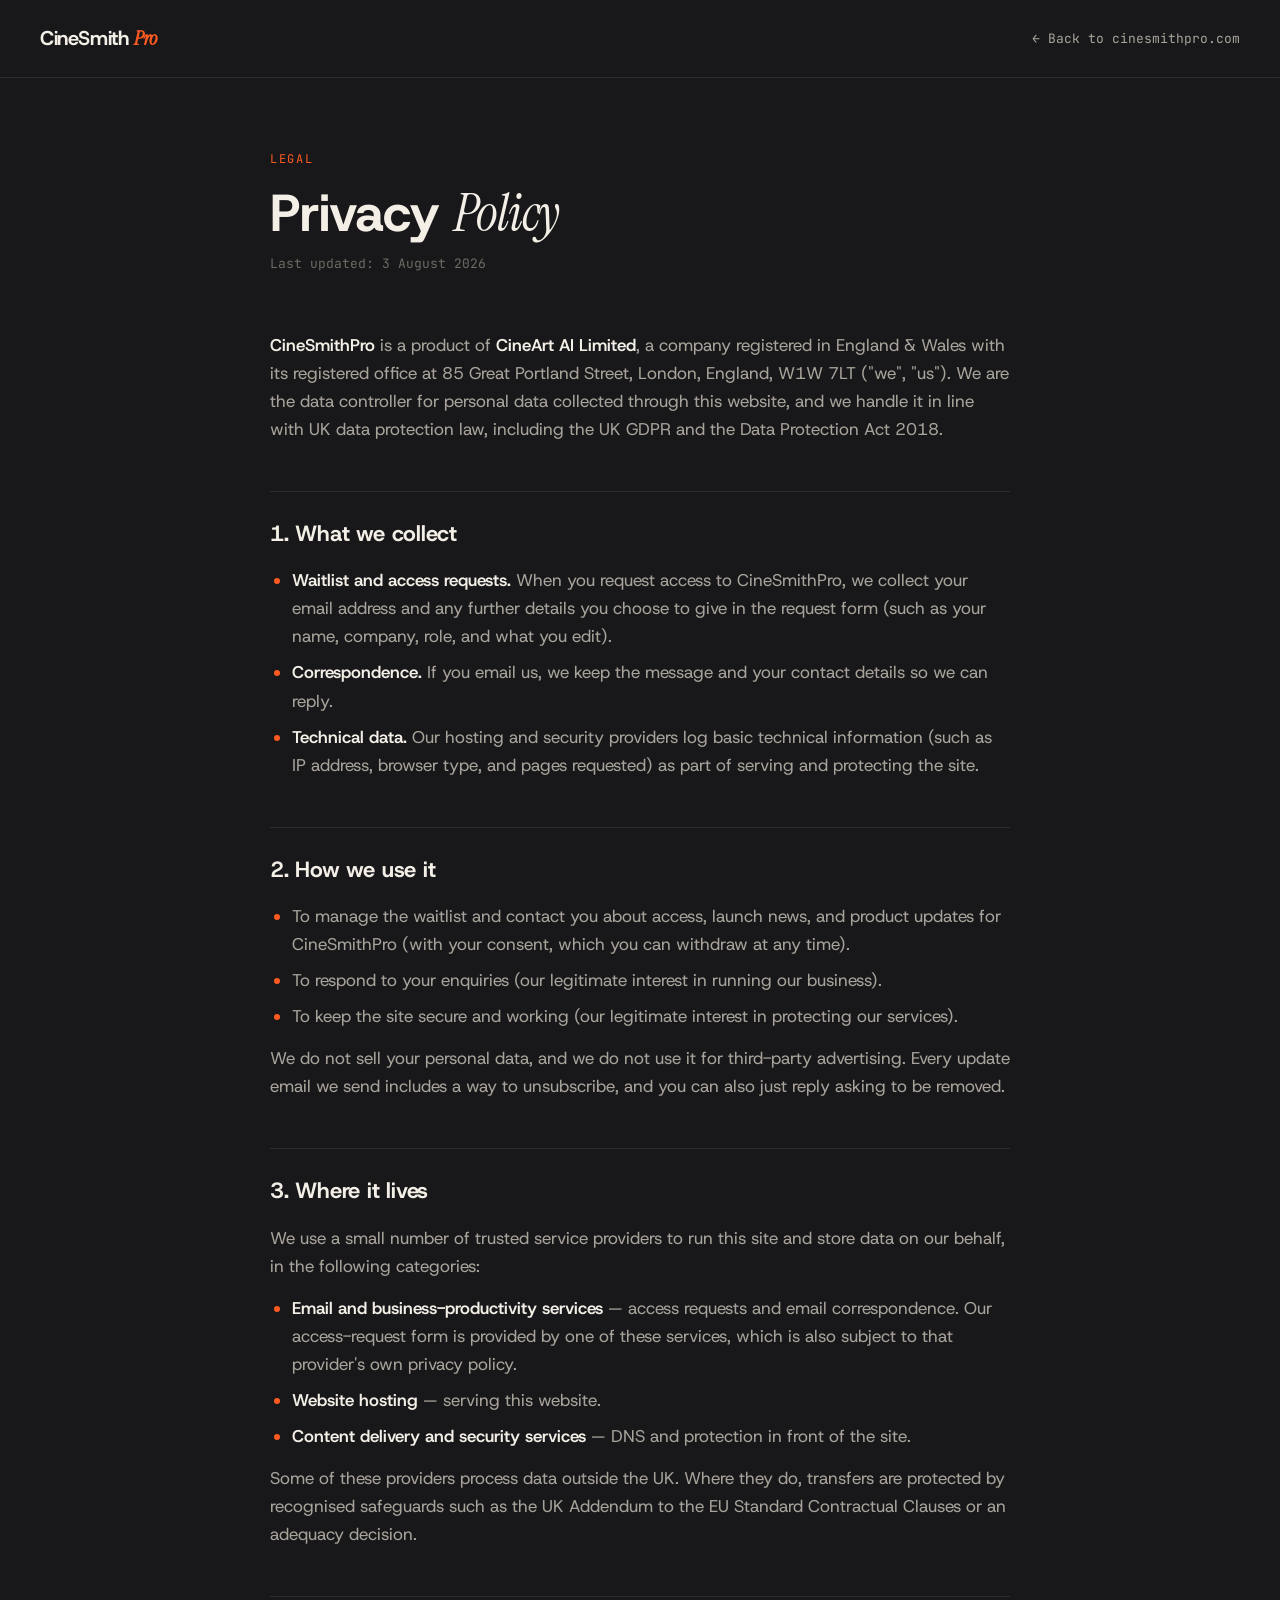
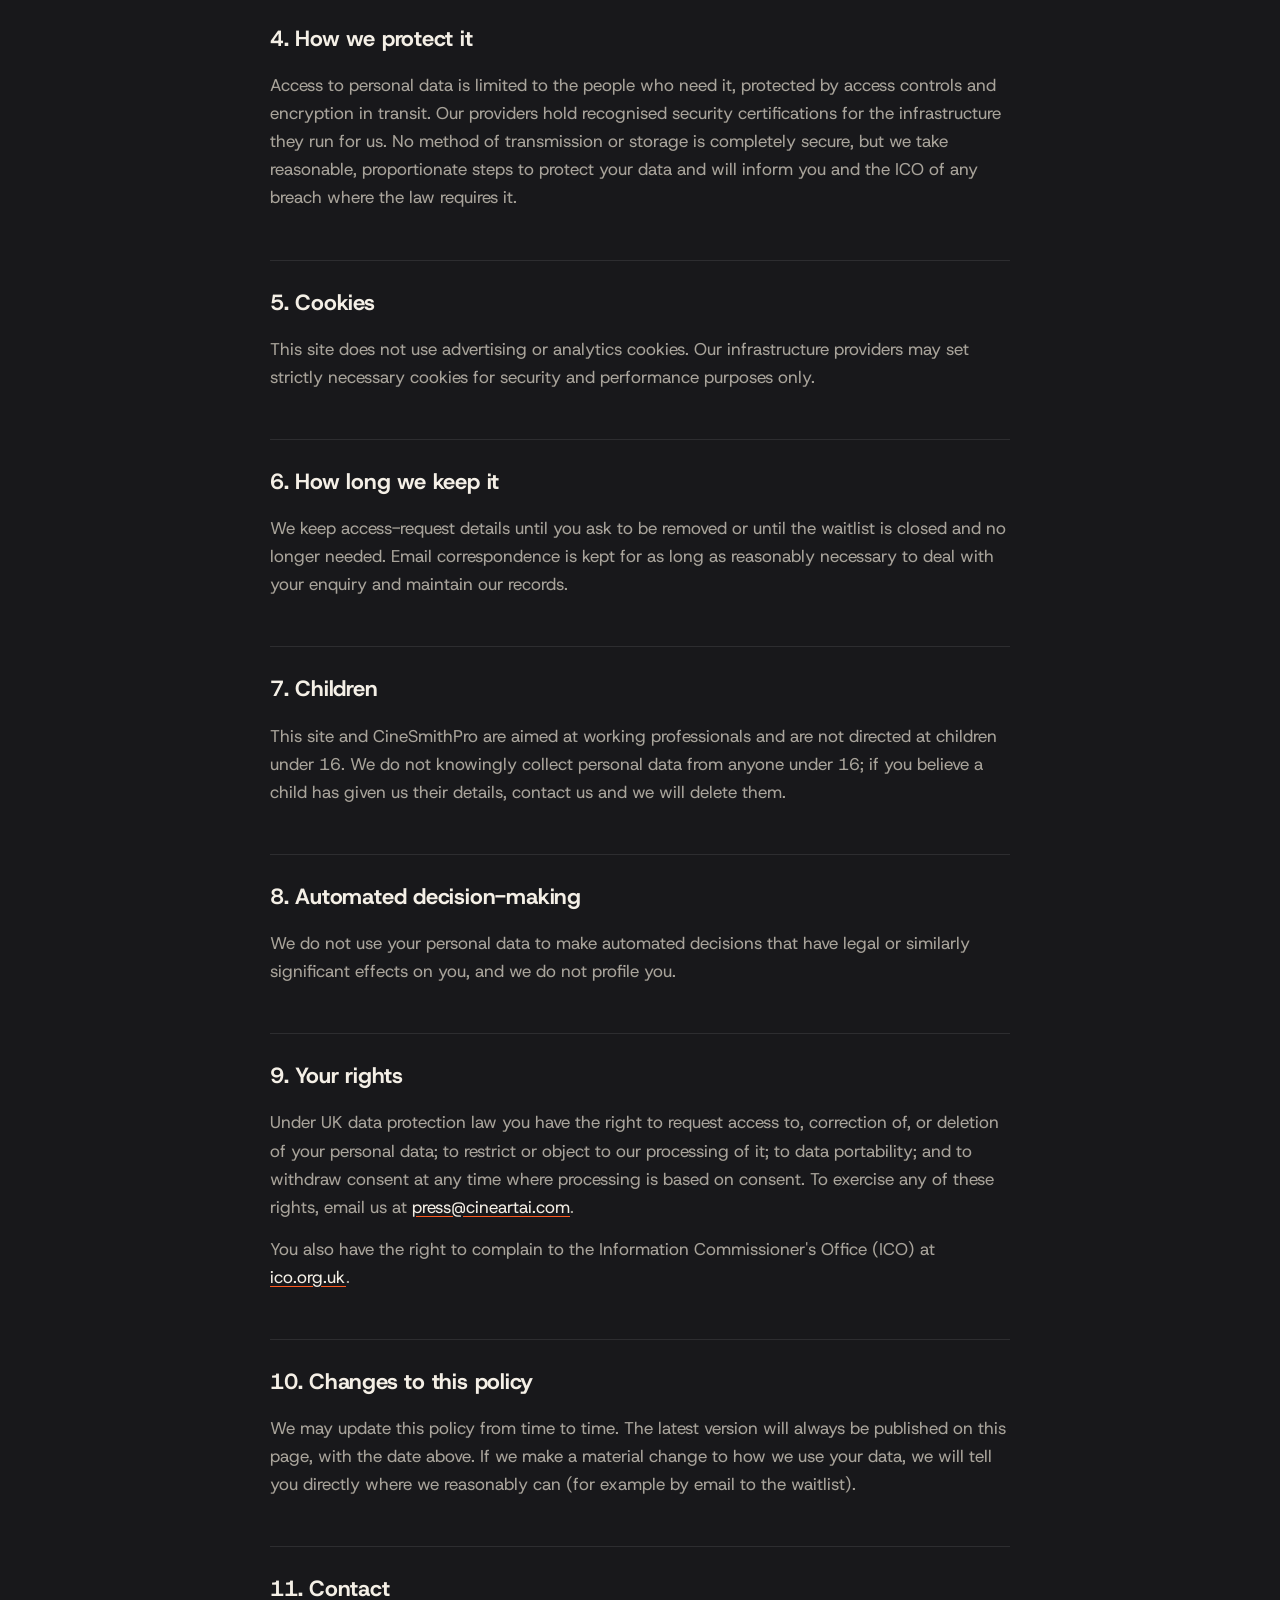
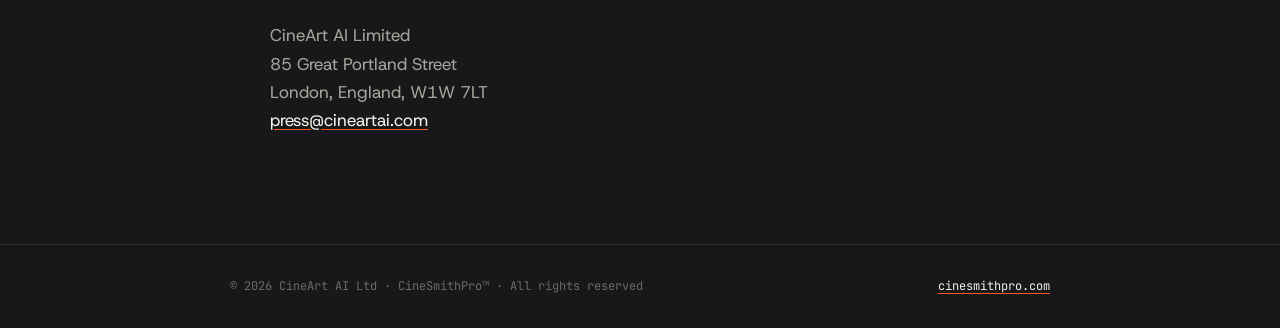
<file: privacy.html>
<!DOCTYPE html>
<html lang="en-GB">
<head>
<meta charset="UTF-8">
<meta name="viewport" content="width=device-width, initial-scale=1.0">
<title>Privacy Policy — CineSmithPro</title>
<meta name="description" content="How CineArt AI Limited collects, uses, and protects your personal data on cinesmithpro.com.">
<meta name="theme-color" content="#18181B">
<meta name="author" content="CineArt AI Limited">
<meta name="robots" content="index, follow">
<link rel="canonical" href="https://cinesmithpro.com/privacy.html">
<meta property="og:type" content="website">
<meta property="og:title" content="Privacy Policy · CineSmithPro">
<meta property="og:url" content="https://cinesmithpro.com/privacy.html">
<meta property="og:site_name" content="CineSmithPro">
<meta property="og:image" content="https://cinesmithpro.com/assets/og.png">
<link rel="icon" type="image/svg+xml" href="/assets/favicon.svg">

<link rel="preconnect" href="https://fonts.googleapis.com">
<link rel="preconnect" href="https://fonts.gstatic.com" crossorigin>
<link href="https://fonts.googleapis.com/css2?family=Host+Grotesk:ital,wght@0,300..800;1,300..800&family=JetBrains+Mono:wght@400;500;700&family=Instrument+Serif:ital@0;1&display=swap" rel="stylesheet">

<style>
  *, *::before, *::after { box-sizing: border-box; margin: 0; padding: 0; }

  :root {
    --bg:        #18181B;
    --bg-2:      #1F1F22;
    --line:      rgba(255, 255, 255, 0.09);
    --line-2:    rgba(255, 255, 255, 0.16);
    --ink:       #F4EFE6;
    --ink-dim:   #A8A39A;
    --ink-mute:  #6E6A63;
    --ember:     #FF5A1F;
    --f-disp: 'Host Grotesk', system-ui, -apple-system, sans-serif;
    --f-serif: 'Instrument Serif', Georgia, serif;
    --f-mono: 'JetBrains Mono', ui-monospace, monospace;
    --wrap: 820px;
  }

  html { background: var(--bg); }
  body {
    font-family: var(--f-disp);
    background: var(--bg);
    color: var(--ink);
    font-size: 17px;
    line-height: 1.65;
    -webkit-font-smoothing: antialiased;
  }
  ::selection { background: var(--ember); color: #000; }
  a { color: var(--ink); text-decoration: underline; text-decoration-color: var(--ember); text-underline-offset: 3px; }
  a:hover { color: var(--ember); }

  .nav {
    padding: 22px 40px;
    display: flex;
    align-items: center;
    justify-content: space-between;
    border-bottom: 1px solid var(--line);
  }
  .brand { font-weight: 700; font-size: 20px; letter-spacing: -0.02em; text-decoration: none; }
  .brand em { font-family: var(--f-serif); font-style: italic; color: var(--ember); }
  .nav a.back { font-family: var(--f-mono); font-size: 13px; color: var(--ink-dim); text-decoration: none; }
  .nav a.back:hover { color: var(--ember); }

  .wrap { max-width: var(--wrap); margin: 0 auto; padding: 72px 40px 96px; }

  .kicker { font-family: var(--f-mono); font-size: 12px; letter-spacing: 0.14em; text-transform: uppercase; color: var(--ember); margin-bottom: 16px; }
  h1 { font-size: clamp(34px, 5vw, 52px); line-height: 1.05; letter-spacing: -0.02em; font-weight: 700; margin-bottom: 12px; }
  h1 em { font-family: var(--f-serif); font-style: italic; font-weight: 400; }
  .updated { font-family: var(--f-mono); font-size: 13px; color: var(--ink-mute); margin-bottom: 56px; }

  h2 { font-size: 22px; letter-spacing: -0.01em; margin: 48px 0 14px; padding-top: 24px; border-top: 1px solid var(--line); }
  p, ul { color: var(--ink-dim); margin-bottom: 14px; }
  strong { color: var(--ink); font-weight: 600; }
  ul { padding-left: 22px; }
  li { margin-bottom: 8px; }
  li::marker { color: var(--ember); }

  footer { border-top: 1px solid var(--line); padding: 32px 40px; }
  .footer-legal { max-width: var(--wrap); margin: 0 auto; display: flex; justify-content: space-between; gap: 16px; flex-wrap: wrap; font-family: var(--f-mono); font-size: 12px; color: var(--ink-mute); }

  @media (max-width: 640px) {
    .nav, footer { padding-left: 24px; padding-right: 24px; }
    .wrap { padding: 48px 24px 72px; }
  }
</style>
</head>
<body>

<nav class="nav">
  <a class="brand" href="/">CineSmith <em>Pro</em></a>
  <a class="back" href="/">← Back to cinesmithpro.com</a>
</nav>

<main class="wrap">
  <div class="kicker">Legal</div>
  <h1>Privacy <em>Policy</em></h1>
  <p class="updated">Last updated: 3 August 2026</p>

  <p><strong>CineSmithPro</strong> is a product of <strong>CineArt AI Limited</strong>, a company registered in England &amp; Wales with its registered office at 85 Great Portland Street, London, England, W1W 7LT ("we", "us"). We are the data controller for personal data collected through this website, and we handle it in line with UK data protection law, including the UK GDPR and the Data Protection Act 2018.</p>

  <h2>1. What we collect</h2>
  <ul>
    <li><strong>Waitlist and access requests.</strong> When you request access to CineSmithPro, we collect your email address and any further details you choose to give in the request form (such as your name, company, role, and what you edit).</li>
    <li><strong>Correspondence.</strong> If you email us, we keep the message and your contact details so we can reply.</li>
    <li><strong>Technical data.</strong> Our hosting and security providers log basic technical information (such as IP address, browser type, and pages requested) as part of serving and protecting the site.</li>
  </ul>

  <h2>2. How we use it</h2>
  <ul>
    <li>To manage the waitlist and contact you about access, launch news, and product updates for CineSmithPro (with your consent, which you can withdraw at any time).</li>
    <li>To respond to your enquiries (our legitimate interest in running our business).</li>
    <li>To keep the site secure and working (our legitimate interest in protecting our services).</li>
  </ul>
  <p>We do not sell your personal data, and we do not use it for third-party advertising. Every update email we send includes a way to unsubscribe, and you can also just reply asking to be removed.</p>

  <h2>3. Where it lives</h2>
  <p>We use a small number of trusted service providers to run this site and store data on our behalf, in the following categories:</p>
  <ul>
    <li><strong>Email and business-productivity services</strong> — access requests and email correspondence. Our access-request form is provided by one of these services, which is also subject to that provider's own privacy policy.</li>
    <li><strong>Website hosting</strong> — serving this website.</li>
    <li><strong>Content delivery and security services</strong> — DNS and protection in front of the site.</li>
  </ul>
  <p>Some of these providers process data outside the UK. Where they do, transfers are protected by recognised safeguards such as the UK Addendum to the EU Standard Contractual Clauses or an adequacy decision.</p>

  <h2>4. How we protect it</h2>
  <p>Access to personal data is limited to the people who need it, protected by access controls and encryption in transit. Our providers hold recognised security certifications for the infrastructure they run for us. No method of transmission or storage is completely secure, but we take reasonable, proportionate steps to protect your data and will inform you and the ICO of any breach where the law requires it.</p>

  <h2>5. Cookies</h2>
  <p>This site does not use advertising or analytics cookies. Our infrastructure providers may set strictly necessary cookies for security and performance purposes only.</p>

  <h2>6. How long we keep it</h2>
  <p>We keep access-request details until you ask to be removed or until the waitlist is closed and no longer needed. Email correspondence is kept for as long as reasonably necessary to deal with your enquiry and maintain our records.</p>

  <h2>7. Children</h2>
  <p>This site and CineSmithPro are aimed at working professionals and are not directed at children under 16. We do not knowingly collect personal data from anyone under 16; if you believe a child has given us their details, contact us and we will delete them.</p>

  <h2>8. Automated decision-making</h2>
  <p>We do not use your personal data to make automated decisions that have legal or similarly significant effects on you, and we do not profile you.</p>

  <h2>9. Your rights</h2>
  <p>Under UK data protection law you have the right to request access to, correction of, or deletion of your personal data; to restrict or object to our processing of it; to data portability; and to withdraw consent at any time where processing is based on consent. To exercise any of these rights, email us at <a href="mailto:press@cineartai.com">press@cineartai.com</a>.</p>
  <p>You also have the right to complain to the Information Commissioner's Office (ICO) at <a href="https://ico.org.uk" target="_blank" rel="noopener noreferrer">ico.org.uk</a>.</p>

  <h2>10. Changes to this policy</h2>
  <p>We may update this policy from time to time. The latest version will always be published on this page, with the date above. If we make a material change to how we use your data, we will tell you directly where we reasonably can (for example by email to the waitlist).</p>

  <h2>11. Contact</h2>
  <p>CineArt AI Limited<br>
  85 Great Portland Street<br>
  London, England, W1W 7LT<br>
  <a href="mailto:press@cineartai.com">press@cineartai.com</a></p>
</main>

<footer>
  <div class="footer-legal">
    <div>© 2026 CineArt AI Ltd · CineSmithPro™ · All rights reserved</div>
    <div><a href="/">cinesmithpro.com</a></div>
  </div>
</footer>

</body>
</html>
</file>
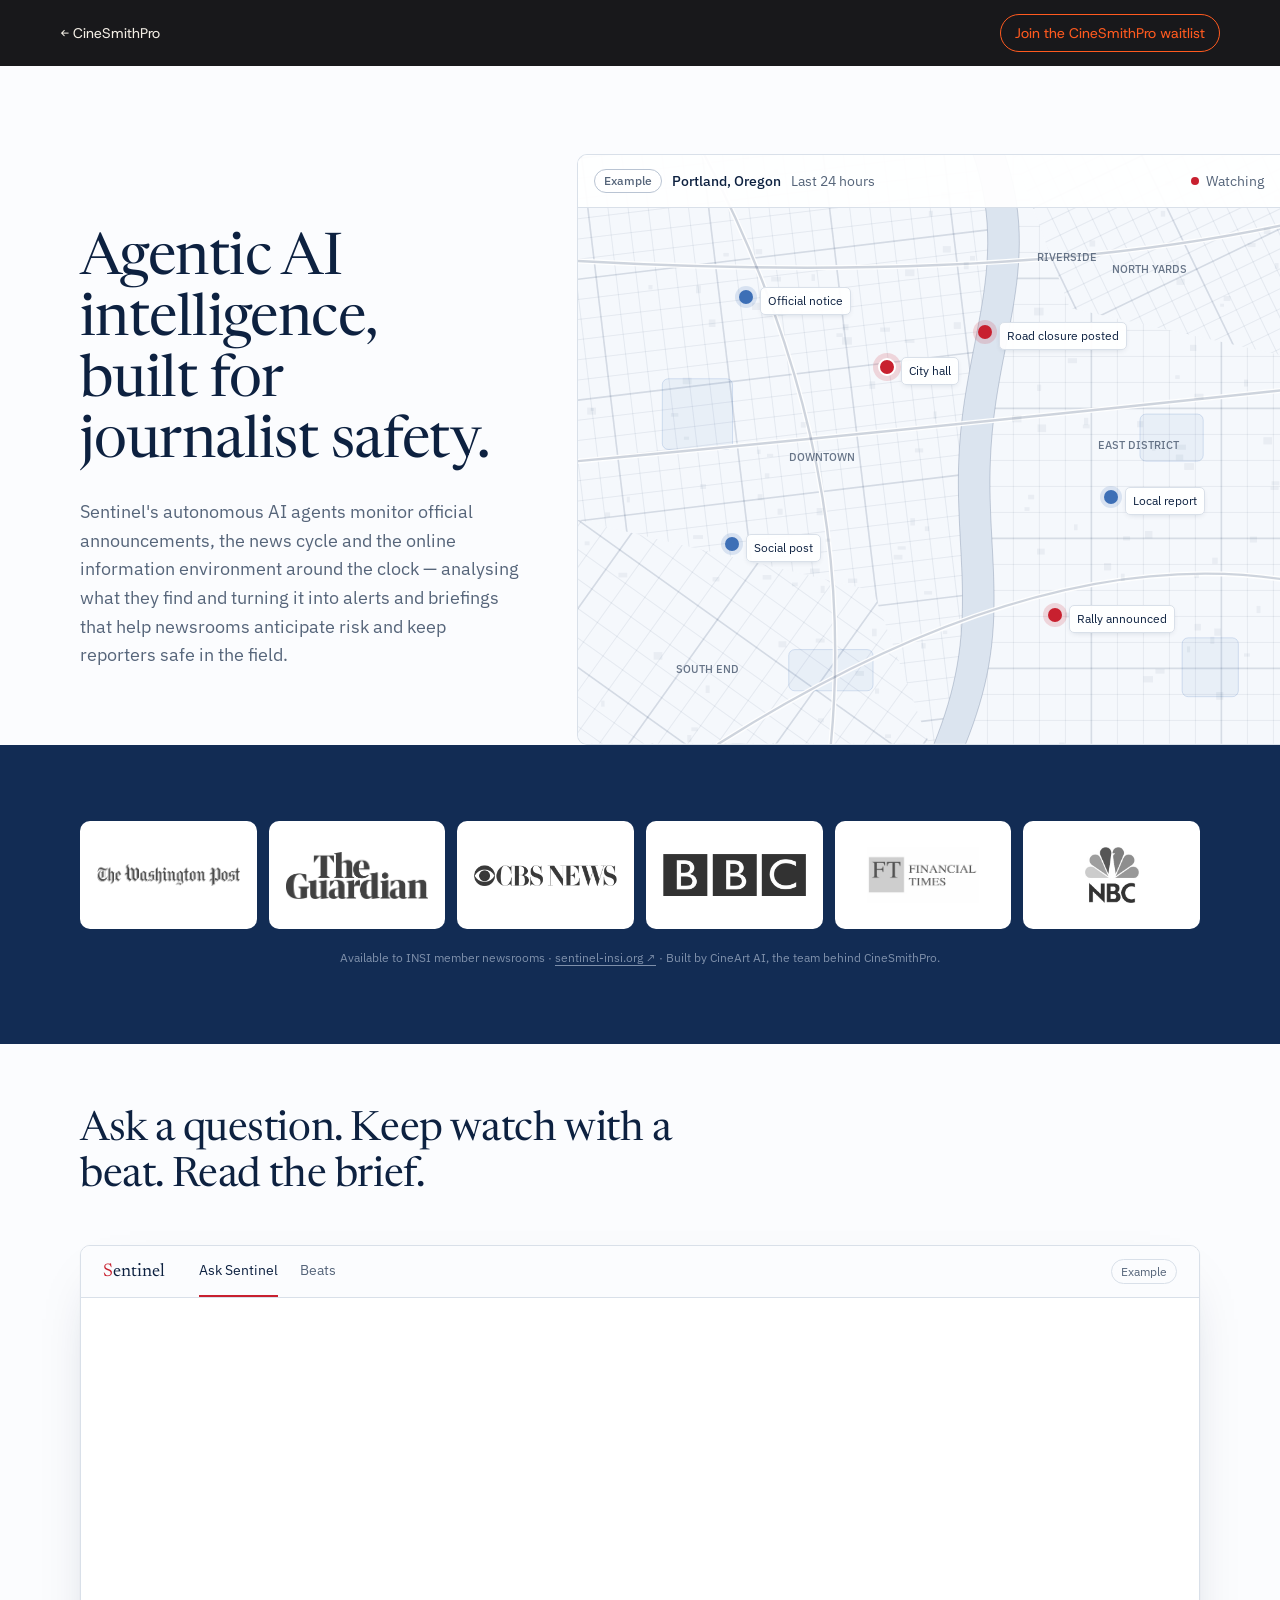
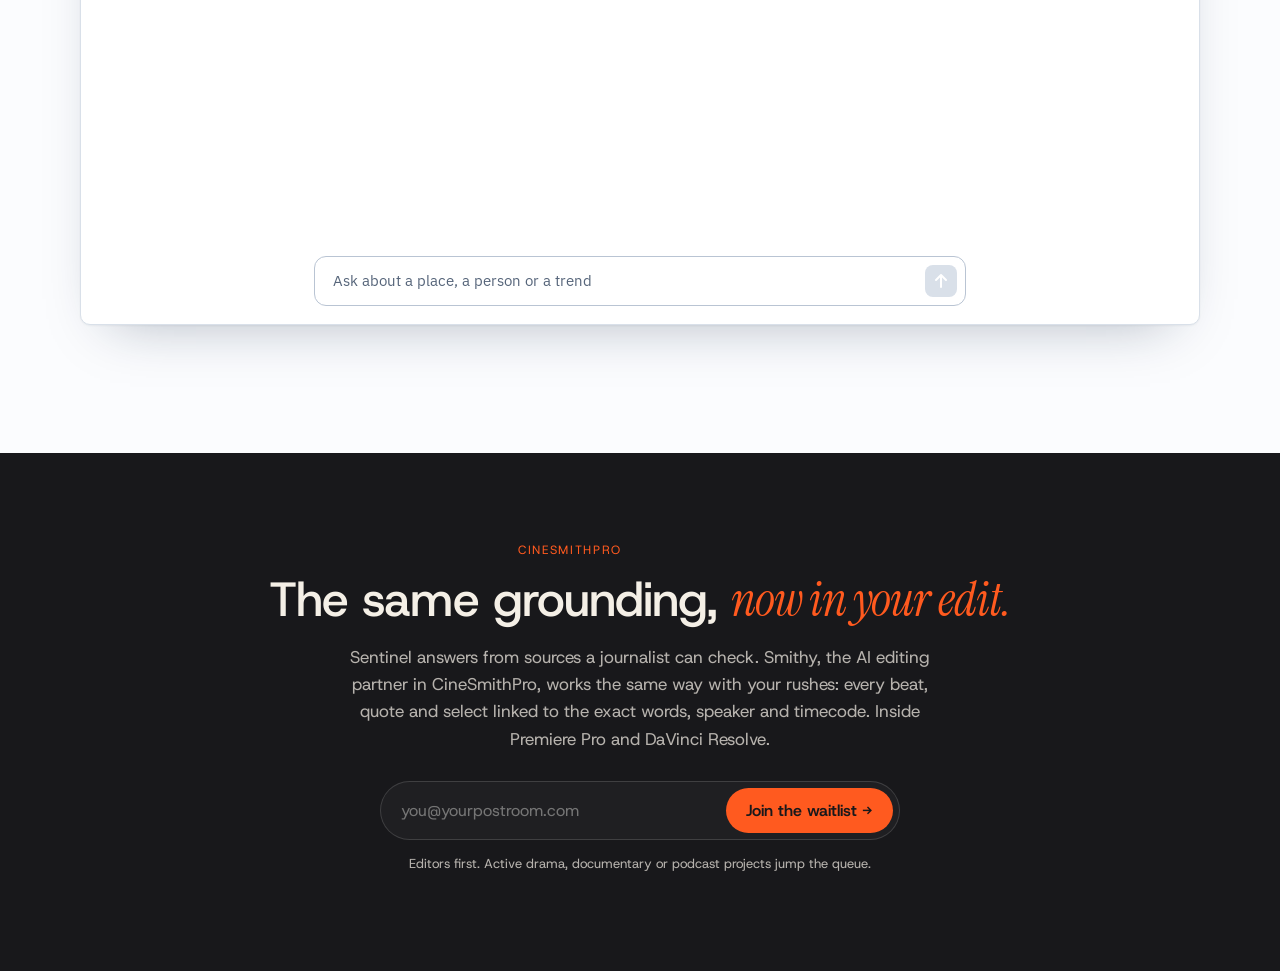
<file: sentinel.html>
<!DOCTYPE html>
<html lang="en-GB">
<head>
<meta charset="utf-8">
<meta name="viewport" content="width=device-width, initial-scale=1">
<title>Sentinel · CineSmithPro</title>
<meta name="description" content="Sentinel is our AI intelligence service for journalists in the field. Every safety briefing traces back to a source they can check. Smithy, in CineSmithPro, is built on the same grounding.">
<link rel="canonical" href="https://cinesmithpro.com/sentinel.html">
<meta name="robots" content="index, follow, max-snippet:-1, max-image-preview:large">
<meta name="theme-color" content="#18181B">
<meta name="author" content="CineArt AI Limited">
<link rel="alternate" type="text/plain" title="LLM summary" href="https://cinesmithpro.com/llms.txt">
<meta property="og:type" content="website">
<meta property="og:title" content="Sentinel · AI intelligence for journalist safety, from the team behind CineSmithPro">
<meta property="og:description" content="Sentinel's AI agents watch official sources, the news and social media around the clock and brief newsrooms with every source linked. Smithy in CineSmithPro is built on the same grounding.">
<meta property="og:url" content="https://cinesmithpro.com/sentinel.html">
<meta property="og:site_name" content="CineSmithPro">
<meta property="og:locale" content="en_GB">
<meta property="og:image" content="https://cinesmithpro.com/assets/og.png">
<meta property="og:image:width" content="1200">
<meta property="og:image:height" content="630">
<meta name="twitter:card" content="summary_large_image">
<meta name="twitter:title" content="Sentinel · AI intelligence for journalist safety">
<meta name="twitter:description" content="Every safety briefing traces back to a source journalists can check. Smithy in CineSmithPro is built on the same grounding.">
<meta name="twitter:image" content="https://cinesmithpro.com/assets/og.png">
<script type="application/ld+json">
{
  "@context": "https://schema.org",
  "@graph": [
    {
      "@type": "WebPage",
      "@id": "https://cinesmithpro.com/sentinel.html#webpage",
      "url": "https://cinesmithpro.com/sentinel.html",
      "name": "Sentinel · CineSmithPro",
      "description": "An introduction to Sentinel, CineArt AI's AI intelligence service for journalist safety, and how the same grounding technology runs in Smithy, the AI editing partner in CineSmithPro.",
      "inLanguage": "en-GB",
      "isPartOf": { "@id": "https://cinesmithpro.com/#website" },
      "about": { "@id": "https://cinesmithpro.com/sentinel.html#sentinel" },
      "breadcrumb": { "@type": "BreadcrumbList", "itemListElement": [
        { "@type": "ListItem", "position": 1, "name": "CineSmithPro", "item": "https://cinesmithpro.com/" },
        { "@type": "ListItem", "position": 2, "name": "Sentinel", "item": "https://cinesmithpro.com/sentinel.html" }
      ] }
    },
    {
      "@type": "SoftwareApplication",
      "@id": "https://cinesmithpro.com/sentinel.html#sentinel",
      "name": "Sentinel",
      "url": "https://sentinel-insi.org/",
      "applicationCategory": "SecurityApplication",
      "operatingSystem": "Web",
      "description": "Agentic AI intelligence built for journalist safety. Autonomous agents monitor official announcements, the news cycle and the online information environment, and turn what they find into alerts and briefings with every source linked.",
      "creator": { "@id": "https://cinesmithpro.com/#organization" }
    },
    {
      "@type": "Organization",
      "@id": "https://cinesmithpro.com/#organization",
      "name": "CineArt AI Limited",
      "alternateName": "CineArt AI",
      "url": "https://www.cineartai.com"
    }
  ]
}
</script>
<link rel="icon" href="assets/sentinel/favicon.svg" type="image/svg+xml">
<link rel="preconnect" href="https://fonts.googleapis.com">
<link rel="preconnect" href="https://fonts.gstatic.com" crossorigin>
<link href="https://fonts.googleapis.com/css2?family=Newsreader:opsz,wght@6..72,400;6..72,500;6..72,600&amp;family=IBM+Plex+Sans:wght@400;500;600&amp;family=Host+Grotesk:wght@400;500;600&amp;family=Instrument+Serif:ital@0;1&amp;display=swap" rel="stylesheet">
<link rel="stylesheet" href="assets/sentinel/style.css">
<script src="assets/sentinel/site.js" defer></script>
<style>
  /* CineSmithPro chrome around the Sentinel sections */
  .csp-top { background: #18181B; color: #F4EFE6; font-family: "Host Grotesk", system-ui, sans-serif; }
  .csp-top .in { max-width: 1200px; margin: 0 auto; padding: 14px 20px; display: flex; justify-content: space-between; align-items: center; gap: 12px; }
  .csp-top a { color: #F4EFE6; text-decoration: none; font-size: 14px; }
  .csp-top .back::before { content: "← "; }
  .csp-top .cta { border: 1px solid #FF5A1F; color: #FF5A1F; padding: 7px 14px; border-radius: 99px; }
  .csp-wl { background: #18181B; color: #F4EFE6; font-family: "Host Grotesk", system-ui, sans-serif; padding: 88px 20px 96px; }
  .csp-wl .in { max-width: 760px; margin: 0 auto; text-align: center; }
  .csp-wl .k { font-size: 12px; letter-spacing: .14em; text-transform: uppercase; color: #FF5A1F; margin: 0 0 14px; }
  .csp-wl h2 { color: #F4EFE6; font-family: "Host Grotesk", system-ui, sans-serif; font-weight: 500; letter-spacing: -0.02em; font-size: clamp(30px, 4vw, 48px); line-height: 1.08; margin: 0 0 18px; }
  .csp-wl h2 em { font-family: "Instrument Serif", serif; font-weight: 400; color: #FF5A1F; }
  .csp-wl p { color: rgba(244,239,230,.72); font-size: 17px; line-height: 1.6; margin: 0 auto 28px; max-width: 620px; }
  .csp-wl form { display: flex; gap: 8px; max-width: 520px; margin: 0 auto; padding: 6px; border: 1px solid rgba(255,255,255,.14); border-radius: 99px; background: #1F1F22; }
  .csp-wl input { flex: 1; min-width: 0; background: none; border: 0; color: #F4EFE6; font: inherit; font-size: 16px; padding: 10px 14px; outline: none; }
  .csp-wl button { background: #FF5A1F; color: #18181B; border: 0; border-radius: 99px; padding: 10px 20px; font: inherit; font-weight: 600; cursor: pointer; white-space: nowrap; }
  .csp-wl .note { font-size: 13px; margin: 14px auto 0; }
  .csp-wl .ok { display: none; } .csp-wl .ok.show { display: block; }
  .csp-wl .ok strong { display: block; margin-bottom: 6px; }
  @media (max-width: 520px) { .csp-wl form { flex-direction: column; border-radius: 16px; } }
  .band-insi .members { margin-top: 0; padding-top: 0; border-top: 0; }
  .band-demo .demo-head { padding-top: 64px; }
  .insi-cta { margin: 20px 0 0; text-align: center; font-size: 11.5px; color: #c6d2e4; opacity: .6; }
  .insi-cta a { color: inherit; text-decoration: underline; text-underline-offset: 3px; }
</style>
</head>
<body>
<div class="csp-top"><div class="in"><a class="back" href="/">CineSmithPro</a><a class="cta" href="#waitlist">Join the CineSmithPro waitlist</a></div></div>
<main>
<section class="hero" id="top" aria-labelledby="hero-h">
  <div class="wrap hero-grid">
    <div class="hero-copy">
      <h1 id="hero-h">Agentic AI intelligence,<br> built for journalist safety.</h1>
      <p class="lede">Sentinel's autonomous AI agents monitor official announcements, the news cycle and the online information environment around the clock — analysing what they find and turning it into alerts and briefings that help newsrooms anticipate risk and keep reporters safe in the field.</p>
      
    </div>

    <figure class="map-panel" aria-label="Example of the Sentinel map with a pinned alert">
      <div class="map-bar">
        <span class="tag-example">Example</span>
        <strong>Portland, Oregon</strong>
        <span>Last 24 hours</span>
        <span class="live"><span class="dot" aria-hidden="true"></span>Watching</span>
      </div>
      <div class="map-stage" id="map">
        <canvas id="city" aria-hidden="true"></canvas>
        <ul class="markers" aria-label="Example alerts on the map">
          <li class="new" style="--x:58%;--y:30%"><span class="pin"></span><span class="lbl">Road closure posted</span></li>
          <li style="--x:76%;--y:58%"><span class="pin"></span><span class="lbl">Local report</span></li>
          <li style="--x:22%;--y:66%"><span class="pin"></span><span class="lbl">Social post</span></li>
          <li class="new" style="--x:68%;--y:78%"><span class="pin"></span><span class="lbl">Rally announced</span></li>
          <li style="--x:24%;--y:24%"><span class="pin"></span><span class="lbl">Official notice</span></li>
          <li class="new lead" style="--x:44%;--y:36%"><span class="ring"></span><span class="pin"></span><span class="lbl">City hall</span></li>
        </ul>
        <article class="pin-card" style="--x:44%;--y:36%" aria-labelledby="alert-h">
          <div class="meta"><span class="dot" aria-hidden="true"></span><span>New alert</span><span class="when">14 minutes ago</span></div>
          <p class="pin-title" id="alert-h">Protest called outside city hall for Saturday</p>
          <p class="place">Portland, Oregon</p>
          <p class="detail">Two groups have announced rallies at the same time and place. Local police have posted road closures.</p>
          <div class="sources" aria-label="Sources">
            <span>3 news reports</span><span>1 official notice</span><span>4 social posts</span>
          </div>
        </article>
      </div>
    </figure>
  </div>

</section>


<!-- INSI -->
<section class="band band-insi" id="insi" aria-labelledby="insi-h">
  <div class="wrap">
    <div class="members">
      <div class="member-strip" id="member-strip" role="group" aria-label="INSI members"></div>
    </div>
    <p class="insi-cta">Available to INSI member newsrooms &middot; <a href="https://sentinel-insi.org" target="_blank" rel="noopener noreferrer">sentinel-insi.org &#8599;</a> &middot; Built by CineArt AI, the team behind CineSmithPro.</p>
  </div>
</section>


<section class="band band-demo" id="demo" aria-labelledby="demo-h">
  <div class="wrap">
    <div class="demo-head">
      <h2 class="h2" id="demo-h">Ask a question. Keep watch with a beat. Read the brief.</h2>
    </div>
    <figure class="demo" data-demo>
      <div class="demo-frame" data-scene="ask" aria-hidden="true">
        <div class="demo-bar">
          <span class="demo-wm"><span class="s">S</span>entinel</span>
          <span class="demo-tab" data-tab="ask">Ask Sentinel</span>
          <span class="demo-tab" data-tab="beat">Beats</span>
          <span class="demo-tag">Example</span>
        </div>

        <div class="demo-scene demo-ask">
          <div class="demo-thread">
            <p class="demo-q" data-q="1">What is happening in Ohio right now?</p>

            <div class="demo-run" data-run="1" data-clock="0,4,9,14,19,26,34,41,47,52,58,64,71,79,86,94">
              <ul class="demo-finds">
                <li data-active="Reading the local picture in Ohio">Read the local picture</li>
                <li data-active="Looking at the map of Ohio">Looked up place context</li>
                <li data-active="Searching the news in Ohio">Searched Sentinel's news records: 113 matches (showing 10)</li>
                <li data-active="Searching alerts in Ohio">Looked up alerts: 12</li>
                <li data-active="Reading the threat picture in Ohio">Read the threat picture</li>
                <li data-active="Searching the web">Searched the public web</li>
                <li data-active="Searching the web">Searched the public web</li>
                <li data-active="Searching the news in Ohio">Searched Sentinel's news records: no matches</li>
                <li data-active="Reading a source">Read a source page: nothing came back this time</li>
                <li data-active="Reading 2 sources">Read a source page: nothing came back this time</li>
                <li data-active="Reading 3 sources">Read a source page</li>
                <li data-active="Looking up demographics for Ohio">Looked up demographics</li>
              </ul>
              <p class="demo-howto">How I got here (12 steps)</p>
              <p class="demo-stage"><span class="spin"></span><span class="txt">Writing the answer</span><span class="clock">1m 34s</span></p>
            </div>

            <div class="demo-answer" data-answer="1">
              <p class="demo-draft"></p>
              <div class="demo-md">
                <p class="demo-note">Partial check: two of the newest web pages, from the Ohio Capital Journal (21 Oct) and WYTV in Mahoning County, wouldn't open. They're listed under Leads to check below. Sentinel's records run to 15 Oct, and the public web was checked on 21 Oct.</p>
                <p><strong>Ohio is quiet today, but it's tense. The threats to watch are a powder letter sent to the Secretary of State's office, violence at Trump rallies, and the president calling for reporters to be arrested over Ohio rally coverage. Early voting runs to 1 Nov and Election Day is 3 Nov.</strong></p>
                <h4>Threats to the press</h4>
                <ul>
                  <li>After a Trump rally on Sat 10 Oct at Butler High School in Vandalia (near Dayton), Trump said on Monday that reporters from the New York Times and other outlets &ldquo;should be arrested&rdquo; over how they covered the crowd size. The Times had reported empty upper-deck seats <span class="cite">thehill.com</span></li>
                  <li>The Justice Department subpoenaed phone records of Times journalists over the summer, then dropped the request days later <span class="cite">thehill.com</span></li>
                </ul>
                <h4>Election administration</h4>
                <ul>
                  <li><strong>Powder letter, reported 14&ndash;15 Oct:</strong> Postal investigators intercepted a letter with a &ldquo;powdery white substance&rdquo; addressed to the Secretary of State's office. The FBI is investigating, and county boards of elections were told to &ldquo;remain vigilant&rdquo; <span class="cite">13abc.com</span> Per officials briefed on the case, more than 100 similar letters went out nationwide, to Oklahoma, Louisiana, Pennsylvania, Connecticut and other states <span class="cite">votebeat.org</span></li>
                  <li><strong>Federal charges, 12 Oct:</strong> Prosecutors charged 16 people in a voter-fraud sweep covering Ohio, Pennsylvania, Alabama and other states <span class="cite">Alert</span></li>
                  <li><strong>Poll monitors:</strong> The Vote Safe coalition is putting volunteers at Ohio polls to document intimidation. Organisers point to fears of ICE activity, especially around Springfield's Haitian community <span class="cite">kotatv.com</span></li>
                  <li><strong>Early turnout:</strong> About 195,000 Ohioans voted early in person by the fifth day, nearly four times the number at the same point in 2022 <span class="cite">ms.now</span> That is roughly 3% of Ohio's ~6.6M registered voters <span class="cite">Demographics &middot; Ohio</span> The Senate race is rated a toss-up <span class="cite">ms.now</span></li>
                </ul>
                <h4>Protests and rally violence</h4>
                <ul>
                  <li><strong>Youngstown, Mon 12 Oct:</strong> At a Trump rally at the Covelli Centre, a protester was punched and grabbed by the hair by an attendee. Deputies removed <em>her</em>, and nobody was arrested. The mayor called it &ldquo;senseless (political) violence.&rdquo; Security was handled by the Mahoning County Sheriff and the Secret Service, not Youngstown police <span class="cite">nbcnews.com</span> <span class="cite">WKBN</span></li>
                </ul>
                <h4>Field hazards</h4>
                <p>Last week's local emergencies were ordinary crime and fires, none tied to the press or the election. The worst was a fire in Felicity, Clermont County, on 14 Oct that killed three people <span class="cite">WHIO</span></p>
                <h5>Leads to check</h5>
                <ul>
                  <li>Ohio Capital Journal, 21 Oct: pro-democracy groups are setting up poll monitors, a hotline and on-call lawyers. A search preview says the NAACP opens a legal &ldquo;war room&rdquo; on 24 Oct.</li>
                  <li>WYTV, Mahoning County: officials say ICE won't be at the polls, and the sheriff will cover the county's 58 polling sites.</li>
                </ul>
                <h4>For your crews</h4>
                <ul>
                  <li><strong>Any Trump or surrogate rally in Ohio before 3 Nov:</strong> Plan for crowd hostility toward protesters, and possibly toward the press after the arrest remarks. Agree an exit route, and find out beforehand whether the venue's security is the sheriff or the Secret Service.</li>
                  <li><strong>County boards of elections, now through 3 Nov:</strong> Expect tighter mail handling and possible evacuations if another suspicious envelope arrives. Confirm press access rules at each board before you arrive.</li>
                  <li><strong>Springfield and Mahoning County polling sites, early voting to 1 Nov:</strong> Watch for poll-monitor and ICE-related tension, and get on-camera ground rules settled with monitors in advance.</li>
                </ul>
                <p class="demo-follow"><span>Has Ohio seen journalists arrested or assaulted in past elections?</span><span>What's planned in Columbus and Cleveland around Election Day?</span><span>Set up a beat watching Ohio's county boards of elections</span></p>
              </div>
            </div>

            <p class="demo-q" data-q="2">Set up a beat on harassment of reporters at election offices</p>

            <div class="demo-run" data-run="2" data-clock="0,5">
              <p class="demo-stage"><span class="spin"></span><span class="txt">Proposing a beat</span><span class="clock">5s</span></p>
            </div>

            <div class="demo-answer" data-answer="2">
              <div class="demo-md">
                <p>I've put a card in your browser proposing an <strong>Election offices: press harassment</strong> beat covering everywhere Sentinel monitors. Click Yes there to create it.</p>
              </div>
            </div>

            <div class="demo-card">
              <div class="demo-card-head"><span class="demo-micro">New beat</span><span class="demo-badge">Waiting for you</span></div>
              <dl>
                <dt>Name</dt><dd>Election offices: press harassment</dd>
                <dt>Areas</dt><dd>Everywhere</dd>
                <dt>Topic</dt><dd>Harassment of reporters at election offices</dd>
              </dl>
              <p class="demo-card-note">You'll get alerts across all of Sentinel's safety categories for these areas, including threats to journalists.</p>
              <div class="demo-actions"><span class="demo-btn demo-yes">Yes</span><span class="demo-btn">No</span><span class="demo-view">View &rarr;</span></div>
            </div>
          </div>
          <div class="demo-composer"><span class="demo-typed"></span><span class="demo-caret"></span><span class="demo-ph">Ask about a place, a person or a trend</span><span class="demo-send"></span></div>
        </div>

        <div class="demo-scene demo-beat">
          <div class="demo-beat-head">
            <div>
              <p class="demo-crumb">Beats</p>
              <h3>Election offices: press harassment</h3>
              <p class="demo-sub">Harassment of reporters at election offices</p>
              <ul class="places"><li>Everywhere</li></ul>
            </div>
            <span class="demo-gen">Generate brief</span>
          </div>
          <div class="demo-body">
            <div class="demo-run" data-run="brief" data-clock="0,6,11,17,24,31,39,46,52,60,67,75,83,92,101,110,118,126,133,141,150,158,167,176,188">
              <ul class="demo-finds">
                <li data-active="Searching the news">Searched Sentinel's news records: no matches</li>
                <li data-active="Searching the news">Searched Sentinel's news records</li>
                <li data-active="Searching alerts">Looked up alerts: 350</li>
                <li data-active="Reading the threat picture">Read the threat picture</li>
                <li data-active="Searching the news">Searched Sentinel's news records: 26 matches</li>
                <li data-active="Searching the news">Searched Sentinel's news records: 8 matches</li>
                <li data-active="Searching the news">Searched Sentinel's news records</li>
                <li data-active="Searching past reports">Checked past reports</li>
                <li data-active="Searching the news">Searched Sentinel's news records: 47 matches</li>
                <li data-active="Searching the web">Searched the public web</li>
                <li data-active="Searching the web">Searched the public web</li>
                <li data-active="Searching the web">Searched the public web</li>
                <li data-active="Searching the web">Searched the public web</li>
                <li data-active="Reading a source">Read a source page</li>
                <li data-active="Reading 2 sources">Read a source page: nothing came back this time</li>
                <li data-active="Reading 3 sources">Read a source page</li>
                <li data-active="Reading 4 sources">Read a source page</li>
                <li data-active="Searching the news">Searched Sentinel's news records: 39 matches</li>
                <li data-active="Reading a source">Read a source page</li>
                <li data-active="Reading 2 sources">Read a source page</li>
                <li data-active="Looking up upcoming elections">Looked up upcoming elections</li>
              </ul>
              <p class="demo-howto">How I got here (21 steps)</p>
              <p class="demo-stage"><span class="spin"></span><span class="txt">Checking citations</span><span class="clock">3m 08s</span></p>
            </div>
            <article class="demo-brief">
              <p class="demo-lead">Harassment of reporters at election offices &mdash; 7-day brief (14&ndash;21 Oct 2026)</p>
              <p class="demo-when">Generated Wed 21 Oct, 08:43 &middot; last 7 days &middot; <span class="demo-ask-link">Ask Sentinel &rarr;</span></p>
              <p class="demo-page-actions"><span class="demo-page-btn">Email this to me</span><span class="demo-page-btn">Print / Save as PDF</span></p>
              <div class="demo-md demo-paper">
                <h4>Summary</h4>
                <p>In the 14&ndash;21 Oct window, Sentinel found <strong>no reported case of a journalist being harassed, assaulted, detained or removed at an election office</strong>, whether a county clerk's office, a counting centre or an early-voting site. The danger around those buildings did rise, though. The FBI is investigating a nationwide wave of suspicious letters, some containing white powder, sent to state election offices; at least one forced an evacuation, in Arizona on 15 Oct <span class="cite">votebeat.org</span> Hostility toward reporters this week happened at campaign events instead: a congressman called for police to take a student reporter's camera on 13 Oct <span class="cite">abcnews.com</span> The most recent case on file of an election official acting against reporters is Shasta County, California. Its registrar cut a local outlet from the media list in 2025 <span class="cite">pressfreedomtracker.us</span>, and a journalist reported an elections worker setting off what looked like a stun gun outside the office in June 2026 <span class="cite">calmatters.org</span> That registrar still runs the 3 Nov count <span class="cite">ww2.kqed.org</span> Data currency: Sentinel's records on this subject run to 15 Oct; the public web was checked 21 Oct.</p>
                <h4>Key developments</h4>
                <ul>
                  <li><strong>13&ndash;14 Oct, Cambridge, Maryland.</strong> After a debate, [a congressman] told [a Capital News Service reporter] she could not record him. He threatened to refer her to prosecutors and called for an officer to &ldquo;take her camera,&rdquo; citing Maryland's two-party consent law, which a lawyer said does not apply to a public press gaggle <span class="cite">abcnews.com</span> This was at a campaign event, not an election office.</li>
                  <li><strong>17 Oct, nationwide.</strong> The Washington Sun describes a bipartisan pattern of candidates shutting reporters out of events. Examples include a Texas Public Radio reporter in TX-23 and Milwaukee Journal Sentinel reporters blocked on 24 Sep. The Society of Professional Journalists warned of a &ldquo;normalization of hostility&rdquo; toward the press <span class="cite">washingtonsun.com</span></li>
                  <li><strong>14&ndash;15 Oct, multiple states.</strong> Election officials in Louisiana, Oklahoma, Wisconsin, Arizona and Nebraska received suspicious mail. Letters bound for Ohio, New Hampshire, Washington, Pennsylvania, Connecticut, Georgia, Idaho and South Dakota were intercepted. Officials were told more than 100 letters went out in total. Arizona's secretary of state's office was evacuated <span class="cite">votebeat.org</span> <span class="cite">thehill.com</span> <span class="cite">sciotopost.com</span></li>
                  <li><strong>16 Oct, nationwide.</strong> The FBI issued a public warning about threats to election workers, including threats made in person <span class="cite">ic3.gov</span></li>
                  <li><strong>16 Oct, Arizona and national.</strong> A Brennan Center survey cited by ABC15 found 1 in 3 local election officials have been threatened, harassed or abused. About three-quarters of that happened at the office itself <span class="cite">abc15.com</span> Those are the same buildings reporters cover.</li>
                  <li><strong>13 Oct, Lee County, Florida.</strong> The NAACP and others raised voter-intimidation concerns about armed guards posted at polling sites <span class="cite">gulfcoastnewsnow.com</span></li>
                  <li><strong>14 Oct, Georgia.</strong> An election official described the pressure on election workers during early voting <span class="cite">theguardian.com</span></li>
                  <li><strong>19 Oct, North Carolina.</strong> The State Board of Elections told anyone who feels harassed or intimidated at a voting site to tell an election official right away, and to call 911 in an emergency <span class="cite">ncsbe.gov</span></li>
                  <li><strong>14 Oct, Washington DC (press-access context).</strong> A federal judge extended the block on the White House ban of CNN, MS NOW and Politico, finding the ban likely retaliation for their coverage <span class="cite">rcfp.org</span></li>
                </ul>
                <h4>Threat assessment</h4>
                <ul>
                  <li><strong>Direct incidents at election offices: none seen this week.</strong> Sentinel's records and the public web turned up no reported harassment of a journalist at an election office between 14 and 21 Oct. Low-level confrontations often get reported late, so this does not mean nothing happened.</li>
                  <li><strong>More danger in and around the buildings.</strong> The mailings are a real hazard for any crew working inside election offices or mailrooms: evacuations, hazmat cordons, possible exposure <span class="cite">votebeat.org</span> Most harassment of election officials happens in person at the office <span class="cite">abc15.com</span>, and the FBI's warning covers in-person threats <span class="cite">ic3.gov</span> Crews filming outside offices or counting centres are near the people most likely to confront staff.</li>
                  <li><strong>The precedent to watch is officials acting against the press.</strong> The documented cases on file come from election officials themselves. In Oct 2025 the Shasta County registrar dropped a local outlet from the media list, called it not a &ldquo;legitimate&rdquo; newsroom and referred the outlet to the Justice Department; the county board condemned him <span class="cite">pressfreedomtracker.us</span> In June 2026, the outlet's editor reported a temporary elections worker setting off what looked like a stun gun outside the office during the count. The office says it was a flashlight <span class="cite">calmatters.org</span></li>
                  <li><strong>Hostility toward reporters is spreading.</strong> This week's incidents were at campaign events, and they show a pattern of officials invoking law enforcement or the law against reporters who are recording <span class="cite">abcnews.com</span> <span class="cite">washingtonsun.com</span> The same reflex could show up at counting centres after 3 Nov.</li>
                  <li><strong>History.</strong> The worst election-related attacks on the press on file came after an election, not during voting: the assaults on journalists at the US Capitol and the Olympia, Washington capitol on 6 Jan 2021 <span class="cite">pressfreedomtracker.us</span></li>
                </ul>
                <h4>Political &amp; ground context</h4>
                <ul>
                  <li><strong>Shasta County, California.</strong> The registrar lost in June but oversees the November count. He has claimed ballots &ldquo;smelled wrong.&rdquo; A federal grand jury subpoenaed him over June ballots he locked away, and the FBI inspected them <span class="cite">ww2.kqed.org</span> <span class="cite">calmatters.org</span> His office has a documented history of conflict with local reporters <span class="cite">pressfreedomtracker.us</span></li>
                  <li><strong>Federal pressure on election officials.</strong> On 14 Oct the Trump administration escalated its voter-roll fight with threats against California election officials <span class="cite">crossroadstoday.com</span> That raises the political temperature around offices where reporters will be working.</li>
                  <li><strong>Early voting is under way in several states,</strong> with election workers preparing amid talk of Justice Department &ldquo;intervention&rdquo; in Georgia <span class="cite">georgiarecorder.com</span></li>
                </ul>
                <h4>Watch items</h4>
                <ul>
                  <li><strong>3 Nov general election</strong>, plus the canvass and counting period after it. Sentinel's calendar lists 344 upcoming contests and ballot measures <span class="cite">Upcoming elections</span> Historically the risk to the press peaks after polls close.</li>
                  <li><strong>The Shasta County count</strong> is the place most likely to see friction between officials and the press, given the 2025 media-list removal and the June stun-gun report <span class="cite">pressfreedomtracker.us</span> <span class="cite">calmatters.org</span></li>
                  <li><strong>The suspicious-mail investigation.</strong> More letters or evacuations at state election offices would directly affect crews on site <span class="cite">votebeat.org</span></li>
                  <li><strong>Armed guards at Lee County polling sites</strong> could shape how crews are received at voting sites <span class="cite">gulfcoastnewsnow.com</span></li>
                  <li><strong>Candidates pushing back on recording</strong> (the Maryland and TX-23 cases) could carry over to election-night parties and counting centres <span class="cite">abcnews.com</span> <span class="cite">washingtonsun.com</span></li>
                </ul>
                <h4>Gaps</h4>
                <ul>
                  <li>Sentinel found no reported incident of a reporter harassed at an election office in this window. Its records on this subject run only to 15 Oct, so 16&ndash;21 Oct relies on a public-web check. Recent incidents may not be reported yet.</li>
                  <li>U.S. Press Freedom Tracker entries for October 2026 at election sites could not be confirmed beyond the Maryland campaign-event case.</li>
                  <li>A New Mexico lawsuit filed this week over a county clerk turning away poll watchers could not be opened for this brief, so it is not covered. Disputes over who gets access to polling places could affect press access too.</li>
                  <li>There is no prior verification report from this newsroom on this subject to build on.</li>
                  <li>This brief covers the whole country, not one place, so it lists no local safety contacts. Ask for a brief on a specific county (Shasta, for example) to get trauma-centre and police and fire contacts.</li>
                </ul>
              </div>
              <div class="demo-watch">
                <h4>Watch items</h4>
                <ul>
                  <li>3 Nov general election and the counting period after it: press risk at counting centres has historically peaked after polls close.</li>
                  <li>Shasta County, CA count under the outgoing registrar, given the 2025 media-list removal and the June 2026 stun-gun report outside the elections office.</li>
                  <li>FBI investigation into suspicious letters to state election offices: more evacuations or hazmat responses would affect crews on site.</li>
                  <li>Armed guards at Lee County, FL polling sites and how crews are received at voting locations.</li>
                  <li>Candidates citing recording laws or calling police on reporters (Maryland, TX-23) could carry over to election-night events and counting centres.</li>
                </ul>
              </div>
              <div class="demo-sources">
                <h4>Citations</h4>
                <ol class="demo-chips">
                  <li>abcnews.com</li><li>washingtonsun.com</li><li>votebeat.org</li><li>thehill.com</li><li>sciotopost.com</li><li>ic3.gov</li><li>abc15.com</li><li>gulfcoastnewsnow.com</li><li>theguardian.com</li><li>ncsbe.gov</li><li>rcfp.org</li><li>pressfreedomtracker.us</li><li>calmatters.org</li><li>ww2.kqed.org</li><li>crossroadstoday.com</li><li>georgiarecorder.com</li><li>Upcoming elections</li>
                </ol>
              </div>
            </article>
          </div>
        </div>

        <span class="demo-cursor"></span>
      </div>
      <figcaption class="sr">An example in the Sentinel app. A journalist asks what is happening in Ohio. Sentinel works through twelve lookups, from local alerts and news records to the public web, and answers with the threats to the press, election administration, rally violence, field hazards, leads to check and advice for crews, each point linked to its source. The journalist then asks for a beat on harassment of reporters at election offices. Sentinel proposes it, the journalist accepts, and on the beat page Generate brief works through twenty-one lookups and writes a seven-day brief: a summary, nine dated developments, a threat assessment, the political and ground context, watch items and the gaps in what it could check, followed by the seventeen sources it cites.</figcaption>
    </figure>
  </div>
</section>

<section class="csp-wl" id="waitlist" aria-labelledby="wl-h">
  <div class="in">
    <p class="k">CineSmithPro</p>
    <h2 id="wl-h">The same grounding, <em>now in your edit.</em></h2>
    <p>Sentinel answers from sources a journalist can check. Smithy, the AI editing partner in CineSmithPro, works the same way with your rushes: every beat, quote and select linked to the exact words, speaker and timecode. Inside Premiere Pro and DaVinci Resolve.</p>
    <form id="waitlist-form" novalidate>
      <input type="email" name="email" required placeholder="you@yourpostroom.com" aria-label="Email">
      <button type="submit">Join the waitlist &rarr;</button>
    </form>
    <p class="note">Editors first. Active drama, documentary or podcast projects jump the queue.</p>
    <div class="ok" id="waitlist-success"><strong>Almost there. Finish in the new tab.</strong><p>We've opened the rest of the form for you. A few quick details and you're on the list.</p></div>
  </div>
</section>
</main>
<script>
  /* Waitlist: same Google Form as the home page, prefilled with the email, opened in a new tab. */
  (function () {
    var GFORM_URL = 'https://docs.google.com/forms/d/e/1FAIpQLSfy33n0MG00peMpQngPkGtqyhsculzJm0A5V_y-9b7F7R7ucg/viewform';
    var form = document.getElementById('waitlist-form'), ok = document.getElementById('waitlist-success');
    form.addEventListener('submit', function (e) {
      e.preventDefault();
      var input = form.querySelector('input'), email = input.value.trim();
      if (!/^[^s@]+@[^s@]+.[^s@]+$/.test(email)) { input.focus(); return; }
      window.open(GFORM_URL + '?usp=pp_url&emailAddress=' + encodeURIComponent(email), '_blank', 'noopener,noreferrer');
      form.style.display = 'none'; ok.classList.add('show');
    });
  })();
</script>
</body>
</html>
</file>
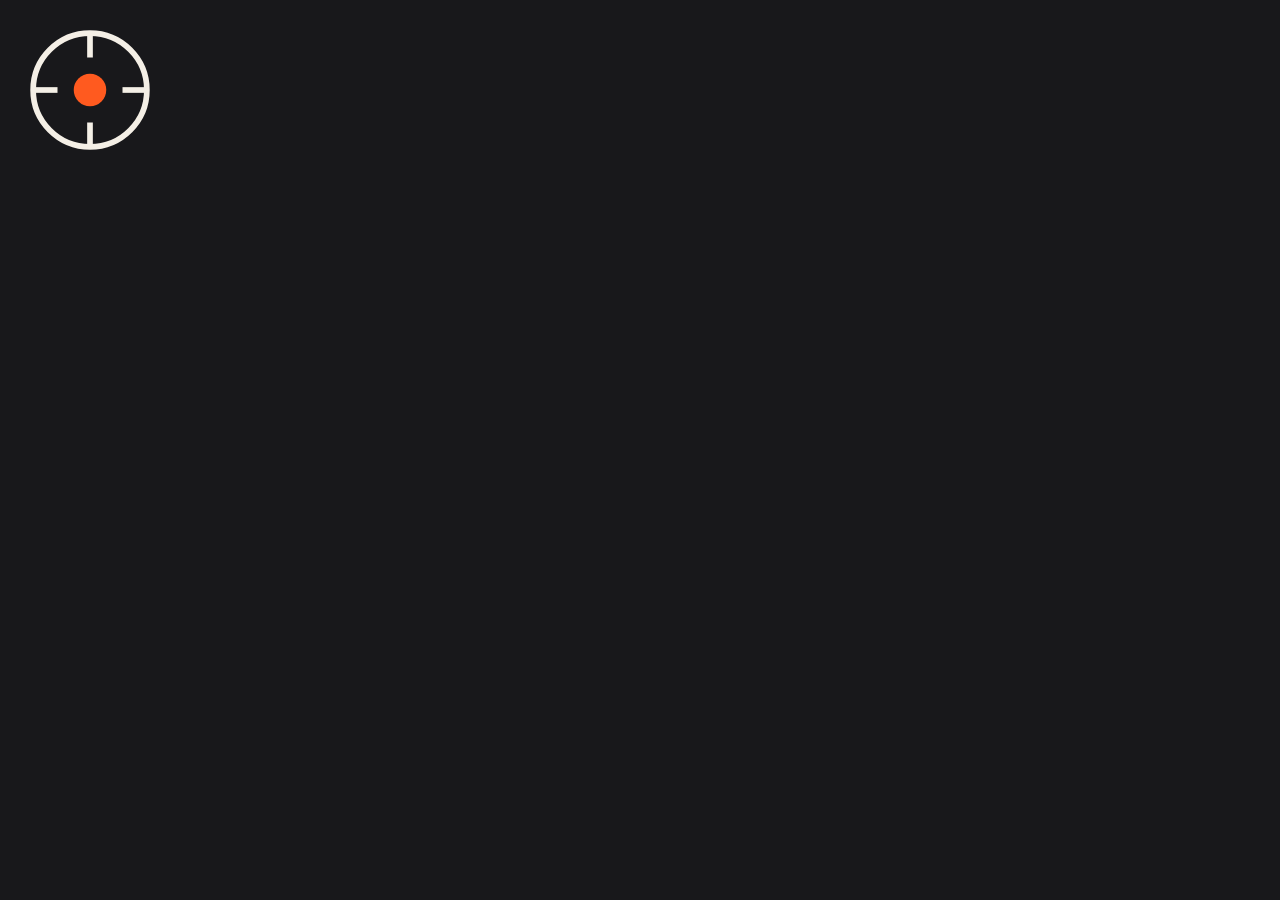
<file: assets/favicon-template.html>
<!DOCTYPE html>
<!-- Template used to render /assets/apple-touch-icon.png via Playwright at 180x180. -->
<html>
<head>
<meta charset="UTF-8">
<meta name="robots" content="noindex, nofollow">
<style>
  html, body { margin: 0; padding: 0; width: 180px; height: 180px; background: #18181B; }
  body { display: flex; align-items: center; justify-content: center; }
  svg { width: 130px; height: 130px; }
</style>
</head>
<body>
  <svg viewBox="0 0 32 32" xmlns="http://www.w3.org/2000/svg">
    <circle cx="16" cy="16" r="14" stroke="#F4EFE6" stroke-width="1.4" fill="none"/>
    <circle cx="16" cy="16" r="4" fill="#FF5A1F"/>
    <line x1="16" y1="2" x2="16" y2="8" stroke="#F4EFE6" stroke-width="1.4"/>
    <line x1="16" y1="24" x2="16" y2="30" stroke="#F4EFE6" stroke-width="1.4"/>
    <line x1="2" y1="16" x2="8" y2="16" stroke="#F4EFE6" stroke-width="1.4"/>
    <line x1="24" y1="16" x2="30" y2="16" stroke="#F4EFE6" stroke-width="1.4"/>
  </svg>
</body>
</html>
</file>
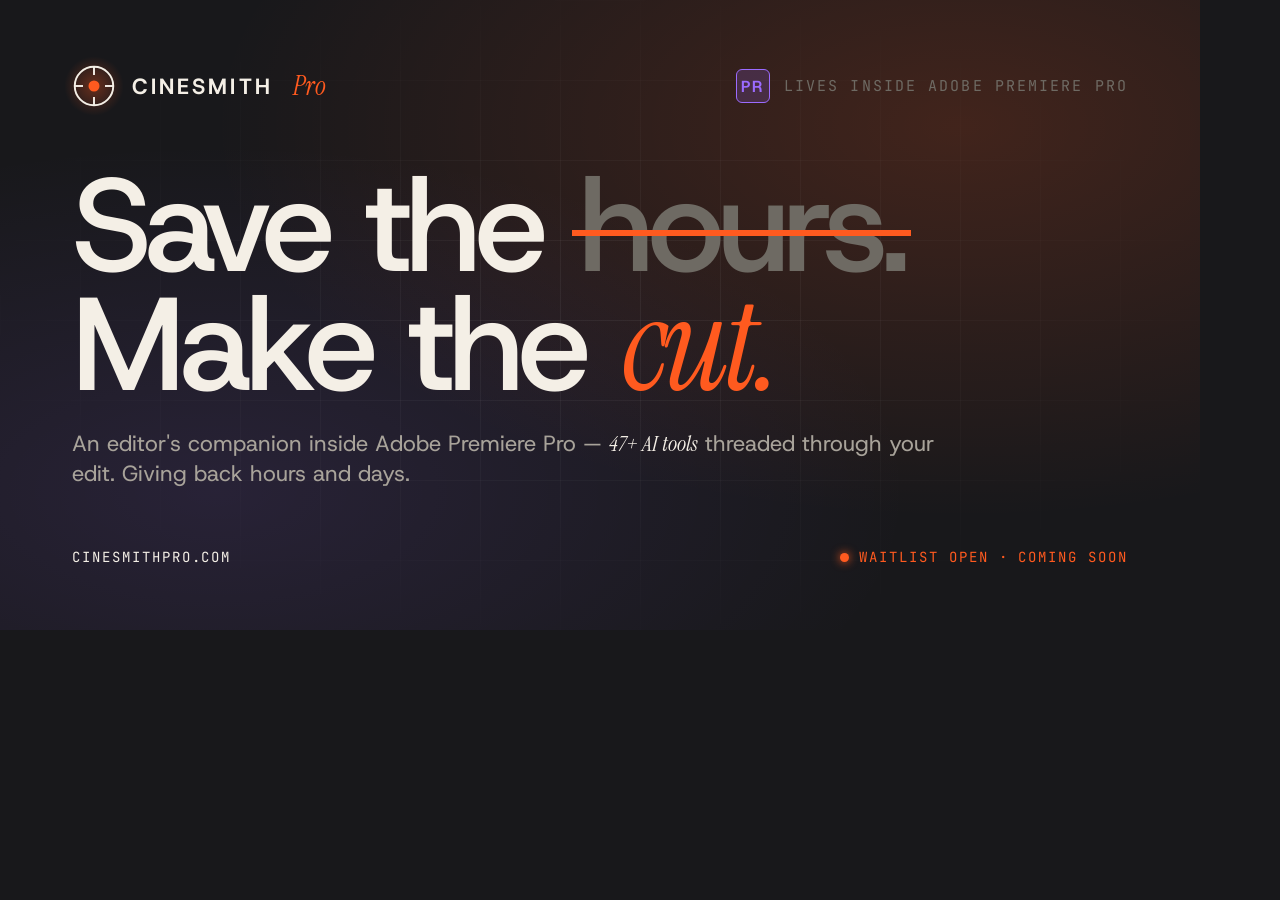
<file: assets/og-template.html>
<!DOCTYPE html>
<!-- Internal template used to render /assets/og.png via Playwright at 1200x630.
     Not linked anywhere; safe to keep in the repo for re-generation. -->
<html lang="en-GB">
<head>
<meta charset="UTF-8">
<meta name="robots" content="noindex, nofollow">
<title>OG · CineSmithPro</title>
<link rel="preconnect" href="https://fonts.googleapis.com">
<link rel="preconnect" href="https://fonts.gstatic.com" crossorigin>
<link href="https://fonts.googleapis.com/css2?family=Host+Grotesk:ital,wght@0,300..800;1,300..800&family=JetBrains+Mono:wght@400;500;700&family=Instrument+Serif:ital@0;1&display=swap" rel="stylesheet">
<style>
  *, *::before, *::after { box-sizing: border-box; margin: 0; padding: 0; }
  :root {
    --bg: #18181B; --ink: #F4EFE6; --ink-dim: #A8A39A; --ink-mute: #6E6A63;
    --ember: #FF5A1F; --ember-glow: rgba(255,90,31,0.35);
    --violet: #9B6BFF; --violet-dim: rgba(155,107,255,0.18);
    --line: rgba(255,255,255,0.09); --line-2: rgba(255,255,255,0.16);
  }
  html, body { width: 1200px; height: 630px; background: var(--bg); color: var(--ink); font-family: 'Host Grotesk', sans-serif; overflow: hidden; }
  body {
    position: relative;
    padding: 64px 72px;
    display: flex;
    flex-direction: column;
    justify-content: space-between;
    background:
      radial-gradient(ellipse at 80% 20%, rgba(255,90,31,0.18), transparent 55%),
      radial-gradient(ellipse at 18% 78%, rgba(155,107,255,0.12), transparent 50%),
      var(--bg);
  }
  /* subtle grid */
  body::before {
    content: '';
    position: absolute; inset: 0;
    background-image:
      linear-gradient(var(--line) 1px, transparent 1px),
      linear-gradient(90deg, var(--line) 1px, transparent 1px);
    background-size: 80px 80px;
    mask-image: radial-gradient(ellipse at 50% 50%, black 10%, transparent 75%);
    -webkit-mask-image: radial-gradient(ellipse at 50% 50%, black 10%, transparent 75%);
    pointer-events: none;
    opacity: 0.6;
  }
  .top {
    position: relative; z-index: 2;
    display: flex; align-items: center; justify-content: space-between;
  }
  .brand {
    display: inline-flex; align-items: center; gap: 16px;
    font-weight: 700; letter-spacing: 0.14em; text-transform: uppercase; font-size: 22px;
  }
  .brand-mark { width: 44px; height: 44px; position: relative; display: inline-flex; align-items: center; justify-content: center; }
  .brand-mark::after {
    content: ''; position: absolute; inset: -8px; border-radius: 50%;
    background: radial-gradient(circle, var(--ember-glow) 0%, transparent 70%);
    z-index: -1;
  }
  .brand .pro {
    color: var(--ember); font-family: 'Instrument Serif', serif; font-style: italic;
    font-weight: 400; text-transform: none; letter-spacing: 0; font-size: 26px;
    margin-left: 4px;
  }
  .meta {
    display: inline-flex; align-items: center; gap: 14px;
    font-family: 'JetBrains Mono', monospace; font-size: 15px;
    letter-spacing: 0.14em; text-transform: uppercase; color: var(--ink-mute);
  }
  .live { color: var(--ember); display: inline-flex; align-items: center; gap: 10px; }
  .live::before {
    content: ''; width: 9px; height: 9px; border-radius: 50%;
    background: var(--ember); box-shadow: 0 0 10px var(--ember);
  }
  .pr-badge {
    width: 34px; height: 34px; border-radius: 6px;
    background: var(--violet-dim); border: 1.5px solid var(--violet); color: var(--violet);
    font-family: 'Host Grotesk', sans-serif; font-weight: 700; font-size: 16px;
    display: inline-flex; align-items: center; justify-content: center;
  }

  .center {
    position: relative; z-index: 2;
  }
  h1 {
    font-weight: 500; font-size: 132px; line-height: 0.9;
    letter-spacing: -0.045em;
  }
  h1 .strike { color: var(--ink-mute); position: relative; display: inline-block; }
  h1 .strike::after {
    content: ''; position: absolute; left: -2%; right: -2%; top: 54%;
    height: 6px; background: var(--ember);
  }
  h1 em {
    font-family: 'Instrument Serif', serif; font-style: italic;
    color: var(--ember); font-weight: 400;
  }
  .sub {
    margin-top: 24px;
    font-size: 22px; color: var(--ink-dim); max-width: 880px; line-height: 1.4;
  }
  .sub em { font-family: 'Instrument Serif', serif; font-style: italic; color: var(--ink); font-weight: 400; }

  .bot {
    position: relative; z-index: 2;
    display: flex; align-items: center; justify-content: space-between;
    font-family: 'JetBrains Mono', monospace;
    font-size: 14px; letter-spacing: 0.14em; text-transform: uppercase; color: var(--ink-mute);
  }
  .bot .url { color: var(--ink); }
  .bot .right { color: var(--ember); }
</style>
</head>
<body>

  <div class="top">
    <div class="brand">
      <span class="brand-mark">
        <svg viewBox="0 0 32 32" fill="none">
          <circle cx="16" cy="16" r="14" stroke="#F4EFE6" stroke-width="1.4"/>
          <circle cx="16" cy="16" r="4" fill="#FF5A1F"/>
          <line x1="16" y1="2" x2="16" y2="8" stroke="#F4EFE6" stroke-width="1.4"/>
          <line x1="16" y1="24" x2="16" y2="30" stroke="#F4EFE6" stroke-width="1.4"/>
          <line x1="2" y1="16" x2="8" y2="16" stroke="#F4EFE6" stroke-width="1.4"/>
          <line x1="24" y1="16" x2="30" y2="16" stroke="#F4EFE6" stroke-width="1.4"/>
        </svg>
      </span>
      CineSmith<span class="pro">Pro</span>
    </div>
    <div class="meta">
      <span class="pr-badge">Pr</span>
      Lives inside Adobe Premiere Pro
    </div>
  </div>

  <div class="center">
    <h1>
      Save the <span class="strike">hours.</span><br>
      Make the <em>cut.</em>
    </h1>
    <p class="sub">
      An editor's companion inside Adobe Premiere Pro — <em>47+ AI tools</em> threaded through your edit. Giving back hours and days.
    </p>
  </div>

  <div class="bot">
    <span class="url">cinesmithpro.com</span>
    <span class="live">Waitlist Open · Coming Soon</span>
  </div>

</body>
</html>
</file>
<file: assets/sentinel/style.css>
/* sentinel-insi.org shared styles. Ported from docs/design/standalone-site-concepts/v4-members-light. */
:root {
  /* Brand */
  --navy-deep: #0d2140;
  --navy: #122c54;
  --red: #c8202f;
  --red-press: #a81b28;
  --signal: #e04a56;          /* red on navy, large marks only */
  --signal-text: #ef6f7a;     /* red for small text on navy (5.5:1 on #0d2140) */
  --calm: #3d6fb6;            /* older map markers, easing, icons */

  /* Cool light neutrals */
  --page: #fbfcfe;
  --paper: #ffffff;
  --mist: #eef2f7;
  --map: #f5f8fc;
  --ink: #0d2140;             /* headings and emphasised text */
  --body: #2b3b54;
  --muted: #56657a;
  --faint: #8794a6;           /* decorative marks only, never small text */
  --line: #d9e0e9;
  --line-strong: #b9c4d3;
  --focus: #122c54;

  /* On navy (top bar, footer) */
  --on-navy: #ffffff;
  --on-navy-body: #c6d2e4;
  --on-navy-line: rgba(198, 210, 228, 0.18);

  --serif: "Newsreader", Georgia, "Times New Roman", serif;
  --sans: "IBM Plex Sans", "Segoe UI", system-ui, sans-serif;

  --max: 1200px;
  --gutter: clamp(16px, 4vw, 40px);
  --radius: 10px;
}

*, *::before, *::after { box-sizing: border-box; }
html { scroll-behavior: smooth; -webkit-text-size-adjust: 100%; }

body {
  margin: 0;
  background: var(--page);
  color: var(--body);
  font-family: var(--sans);
  font-size: 1rem;
  line-height: 1.6;
  -webkit-font-smoothing: antialiased;
  overflow-x: clip;
}
img, svg, canvas { display: block; max-width: 100%; }
h1, h2, h3 { font-family: var(--serif); font-weight: 400; margin: 0; letter-spacing: -0.01em; color: var(--ink); }
p { margin: 0; }
a { color: inherit; }
ul, ol { margin: 0; padding: 0; list-style: none; }

:focus-visible { outline: 2px solid var(--focus); outline-offset: 3px; border-radius: 4px; }
.topbar :focus-visible, .foot :focus-visible, .band-insi :focus-visible { outline-color: #ffffff; }

.wrap { max-width: var(--max); margin: 0 auto; padding: 0 var(--gutter); }
.sr { position: absolute; width: 1px; height: 1px; overflow: hidden; clip: rect(0 0 0 0); white-space: nowrap; }

.skip {
  position: absolute; left: 16px; top: -60px; z-index: 50;
  background: var(--navy-deep); color: #fff;
  padding: 10px 16px; border-radius: 6px; font-weight: 600; text-decoration: none;
}
.skip:focus { top: 12px; }

/* Top bar (provenance) */
.topbar {
  background: var(--navy-deep); color: var(--on-navy-body);
  font-size: .86rem; line-height: 1.45; padding: 9px 0;
}
.topbar a { color: var(--on-navy); text-underline-offset: 3px; }
.topbar a:hover { color: var(--signal-text); }

/* Wordmark */
.brand { display: inline-flex; align-items: baseline; gap: 9px; text-decoration: none; }
.wm {
  font-family: var(--serif); font-weight: 600; font-size: 1.5rem; line-height: 1;
  color: var(--ink); text-decoration: none; letter-spacing: 0;
  display: inline-flex; align-items: flex-start;
}
.wm .s { color: var(--red); }
.wm .star { color: var(--red); font-size: 0.5em; margin-left: 0.12em; margin-top: 0.05em; }
.brand .by { font-size: .86rem; font-weight: 500; color: var(--muted); }
.wm-sm { font-size: 1.25rem; }

/* Buttons */
.btn {
  display: inline-flex; align-items: center; justify-content: center;
  min-height: 46px; padding: 0 22px;
  font: 500 0.98rem/1 var(--sans); text-decoration: none;
  border-radius: 8px; border: 1px solid transparent;
  transition: background-color .15s ease, border-color .15s ease, color .15s ease;
}
.btn-primary { background: var(--red); color: #fff; }
.btn-primary:hover { background: var(--red-press); }
.btn-quiet { color: var(--navy); border-color: var(--navy); background: transparent; }
.btn-quiet:hover { background: var(--mist); }
.btn-sm { min-height: 38px; padding: 0 16px; font-size: .92rem; }

.tag-example {
  display: inline-block;
  font: 500 .75rem/1 var(--sans);
  color: var(--muted);
  background: var(--paper);
  border: 1px solid var(--line-strong);
  border-radius: 999px;
  padding: 5px 9px 5px;
}

/* ---------- Header ---------- */
.site-head {
  position: sticky; top: 0; z-index: 30;
  background: rgba(251, 252, 254, 0.96);
  border-bottom: 1px solid var(--line);
}
@supports (backdrop-filter: blur(8px)) {
  .site-head { background: rgba(251, 252, 254, 0.86); backdrop-filter: blur(10px); }
}
.nav { display: flex; align-items: center; justify-content: space-between; height: 68px; gap: 24px; }
.nav-links { display: flex; align-items: center; gap: 28px; }
.nav-links a:not(.btn) { color: var(--muted); text-decoration: none; font-size: .95rem; }
.nav-links a:not(.btn):hover { color: var(--ink); }
.nav-links a[aria-current="page"]:not(.btn) { color: var(--ink); text-decoration: underline; text-decoration-color: var(--red); text-underline-offset: 6px; }
.menu-btn {
  display: none; background: none; border: 1px solid var(--line-strong); color: var(--ink);
  border-radius: 8px; height: 40px; padding: 0 14px; font: 500 .92rem var(--sans); cursor: pointer;
  align-items: center; gap: 10px;
}
.menu-btn .bars { width: 16px; height: 10px; position: relative; }
.menu-btn .bars::before, .menu-btn .bars::after {
  content: ""; position: absolute; left: 0; right: 0; height: 1.5px; background: currentColor;
}
.menu-btn .bars::before { top: 0; } .menu-btn .bars::after { bottom: 0; }

@media (max-width: 860px) {
  .menu-btn { display: inline-flex; }
  .nav-links {
    display: none; position: absolute; left: 0; right: 0; top: 68px;
    flex-direction: column; align-items: stretch; gap: 0;
    background: var(--page); border-bottom: 1px solid var(--line);
    box-shadow: 0 18px 30px -24px rgba(13, 33, 64, .35);
    padding: 8px var(--gutter) 20px;
  }
  .nav-links.open { display: flex; }
  .nav-links a:not(.btn) { padding: 14px 0; border-bottom: 1px solid var(--line); font-size: 1.05rem; color: var(--ink); }
  .nav-links .btn { margin-top: 16px; }
}

/* ---------- Hero ---------- */
.hero { position: relative; padding: clamp(40px, 7vw, 88px) 0 0; }
.hero-grid {
  display: grid; grid-template-columns: minmax(0, 5fr) minmax(0, 7fr);
  gap: clamp(28px, 4vw, 56px); align-items: center;
}
.hero h1 {
  font-size: clamp(2.3rem, 4.5vw, 3.7rem); line-height: 1.06; font-weight: 400;
  font-variation-settings: "opsz" 72;
  max-width: 15ch;
}
.hero .lede { margin-top: 24px; color: var(--muted); font-size: 1.12rem; max-width: 34em; }
.hero .actions { display: flex; flex-wrap: wrap; gap: 12px; margin-top: 32px; }
.hero .cta-note { margin-top: 16px; font-size: .92rem; color: var(--muted); }

.map-panel {
  position: relative;
  margin: 0 calc(-1 * var(--gutter)) 0 0;
  border: 1px solid var(--line);
  border-right: 0;
  border-radius: var(--radius) 0 0 var(--radius);
  background: var(--map);
  overflow: hidden;
}
@media (min-width: 1280px) {
  .map-panel { margin-right: calc((100vw - var(--max)) / -2 - var(--gutter)); }
}
.map-bar {
  position: absolute; z-index: 3; top: 0; left: 0; right: 0;
  display: flex; align-items: center; gap: 10px; flex-wrap: wrap;
  padding: 14px 16px;
  background: rgba(255, 255, 255, .94);
  border-bottom: 1px solid var(--line);
  font-size: .86rem; color: var(--muted);
}
.map-bar strong { color: var(--ink); font-weight: 500; }
.map-bar .live { display: inline-flex; align-items: center; gap: 7px; margin-left: auto; color: var(--muted); }
.dot { width: 8px; height: 8px; border-radius: 50%; background: var(--red); display: inline-block; }

.map-stage { position: relative; height: clamp(440px, 46vw, 600px); }
.map-stage canvas { position: absolute; inset: 0; width: 100%; height: 100%; }

.markers li {
  position: absolute; left: var(--x); top: var(--y);
  width: 0; height: 0;
  transition: opacity .5s ease, transform .5s cubic-bezier(.2,.8,.2,1);
}
.markers .pin {
  position: absolute; left: -7px; top: -7px; width: 14px; height: 14px; border-radius: 50%;
  background: var(--calm); box-shadow: 0 0 0 4px rgba(61,111,182,.16);
}
.markers .new .pin { background: var(--red); box-shadow: 0 0 0 5px rgba(200,32,47,.16); }
.markers .lead .pin { width: 18px; height: 18px; left: -9px; top: -9px; border: 2px solid #fff; }
.markers .lead .ring {
  position: absolute; left: -22px; top: -22px; width: 44px; height: 44px; border-radius: 50%;
  border: 1.5px solid var(--red); opacity: 0;
}
.markers .lbl {
  position: absolute; left: 14px; top: -10px; white-space: nowrap;
  font-size: .78rem; color: var(--ink);
  background: rgba(255,255,255,.94); border: 1px solid var(--line);
  box-shadow: 0 2px 6px -3px rgba(13,33,64,.2);
  padding: 3px 7px; border-radius: 5px;
}
.map-stage.pre .markers li { opacity: 0; transform: translateY(6px) scale(.6); }
.map-stage.pre .markers li.in { opacity: 1; transform: none; }
.map-stage .markers li.in .ring { animation: ring 2.4s ease-out 1 forwards; }
@keyframes ring { 0% { opacity: .9; transform: scale(.5); } 100% { opacity: 0; transform: scale(1.6); } }

.pin-card {
  position: absolute; z-index: 4;
  left: calc(var(--x) - 24px); top: calc(var(--y) + 26px);
  width: min(340px, 78%);
  background: var(--paper);
  border: 1px solid var(--line);
  border-radius: var(--radius);
  padding: 16px 18px 16px;
  box-shadow: 0 1px 2px rgba(13,33,64,.06), 0 18px 40px -18px rgba(13,33,64,.3);
  transition: opacity .5s ease, transform .5s cubic-bezier(.2,.8,.2,1);
}
.pin-card::before {
  content: ""; position: absolute; left: 17px; top: -7px; width: 12px; height: 12px;
  background: var(--paper); border-left: 1px solid var(--line); border-top: 1px solid var(--line);
  transform: rotate(45deg);
}
.map-stage.pre .pin-card { opacity: 0; transform: translateY(8px); }
.map-stage.pre .pin-card.in { opacity: 1; transform: none; }
.pin-card .meta { display: flex; align-items: center; gap: 8px; font-size: .8rem; color: var(--muted); }
.pin-card .meta .when { margin-left: auto; font-variant-numeric: tabular-nums; }
.pin-card .pin-title { font-family: var(--serif); color: var(--ink); letter-spacing: -0.01em; font-size: 1.28rem; line-height: 1.25; margin-top: 10px; font-weight: 500; }
.pin-card .place { font-size: .88rem; color: var(--muted); margin-top: 4px; }
.pin-card .detail { font-size: .92rem; margin-top: 10px; color: var(--body); }
.pin-card .sources { display: flex; flex-wrap: wrap; gap: 6px; margin-top: 12px; }
.pin-card .sources span {
  font-size: .78rem; color: var(--muted); border: 1px solid var(--line); border-radius: 5px; padding: 3px 7px;
}

/* ---------- Sections ---------- */
section { scroll-margin-top: 80px; }
.band { padding: clamp(72px, 10vw, 128px) 0; }
.band-alt { background: var(--mist); border-top: 1px solid var(--line); border-bottom: 1px solid var(--line); }
.band-paper { background: var(--paper); border-top: 1px solid var(--line); }
.band-alt + .band { border-top: 0; }

.statement {
  font-size: clamp(2rem, 4.2vw, 3.3rem); line-height: 1.1;
  font-variation-settings: "opsz" 72; max-width: 20ch;
}
.h2 { font-size: clamp(1.8rem, 3.2vw, 2.6rem); line-height: 1.14; font-variation-settings: "opsz" 60; }
.body-lg { font-size: 1.1rem; color: var(--muted); max-width: 38em; }

/* INSI */
.insi { display: grid; grid-template-columns: minmax(0, 6fr) minmax(0, 5fr); gap: clamp(32px, 6vw, 96px); align-items: start; }
.insi .body-lg { margin-top: 24px; color: var(--body); }
.insi-side { display: grid; gap: 28px; justify-items: start; }
.insi-note {
  font-family: var(--serif); font-size: clamp(1.2rem, 1.9vw, 1.45rem); line-height: 1.4; color: var(--ink);
  border-left: 2px solid var(--navy); padding-left: 18px;
}

.members { margin-top: clamp(48px, 6vw, 72px); border-top: 1px solid var(--line-strong); padding-top: 26px; }
.member-strip { display: flex; align-items: stretch; width: 100%; gap: 12px; min-height: 108px; }
.member-slot {
  flex: 1 1 0; min-width: 0;
  display: flex; align-items: center; justify-content: center;
  padding: 18px 16px; text-decoration: none;
  background: var(--paper); border: 1px solid var(--line); border-radius: var(--radius);
  transition: border-color .2s ease, box-shadow .2s ease;
}
.member-slot:hover, .member-slot:focus-visible { border-color: var(--line-strong); box-shadow: 0 8px 20px -14px rgba(13,33,64,.3); }
.member-slot img {
  max-width: 100%; max-height: 56px; width: auto; height: auto; object-fit: contain;
  filter: grayscale(1); opacity: .8;
  transition: opacity 500ms ease, filter 260ms ease;
}
.member-slot:hover img, .member-slot:focus-visible img { filter: none; opacity: 1; }
.member-slot.is-out img { opacity: 0; }


/* INSI band: INSI navy, tighter than the other bands; the logo tiles stay white */
.band-insi { background: var(--navy); color: var(--on-navy-body); padding: clamp(48px, 6vw, 76px) 0; }
.band-insi .h2 { color: var(--on-navy); }
.band-insi .insi { gap: clamp(28px, 5vw, 72px); align-items: center; }
.band-insi .insi .body-lg { margin-top: 16px; color: var(--on-navy-body); }
.band-insi .insi-side { gap: 20px; }
.band-insi .insi-note { color: var(--on-navy); border-left-color: var(--signal); }
.insi-link { margin-left: 20px; font-size: .95rem; color: var(--on-navy-body); text-decoration: underline; text-decoration-color: rgba(198,210,228,.45); text-underline-offset: 4px; }
.insi-link:hover { color: var(--on-navy); text-decoration-color: currentColor; }
.band-insi .members { margin-top: clamp(32px, 4vw, 44px); padding-top: 22px; border-top-color: var(--on-navy-line); }
.band-insi .member-slot { border-color: transparent; }

/* Know what's happening: heading, real map shot and the answers slider */
.answers { display: grid; grid-template-columns: minmax(0, 6fr) minmax(0, 6fr); gap: clamp(32px, 5vw, 72px); align-items: start; }
.answers-intro .body-lg { margin-top: 20px; }
.answers-intro .shot { margin-top: clamp(28px, 3.4vw, 44px); }

/* Framed screenshot of the real app */
.shot { margin: 0; }
.shot picture, .shot img { display: block; }
.shot img {
  width: 100%; height: auto;
  border-radius: var(--radius);
  border: 1px solid var(--line-strong);
  background: var(--navy-deep);
  box-shadow: 0 1px 2px rgba(13,33,64,.06), 0 22px 44px -28px rgba(13,33,64,.45);
}
.shot figcaption { margin-top: 12px; font-size: .88rem; color: var(--muted); }

/* Live county map: plays once when scrolled into view (site.js adds .is-in).
   The map settles from a close, dim view, a scan line crosses it, the three
   alert counties ping in turn and keep a slow pulse, then the county row
   below reveals left to right. Without JS it is the
   plain screenshot. */
.live-map, .mt-stage {
  position: relative; overflow: hidden;
  border-radius: var(--radius);
  border: 1px solid var(--line-strong);
  background: var(--navy-deep);
  box-shadow: 0 1px 2px rgba(13,33,64,.06), 0 22px 44px -28px rgba(13,33,64,.45);
}
.live-map img, .mt-stage img { border: 0; border-radius: 0; box-shadow: none; }

/* Map tour (Know what's happening): the national map, a hover card on a
   state, a zoom into Philadelphia that lands on the county view, then hover
   cards on three counties, styled like the app's map hover card. Without JS
   (or with reduced motion) the national map stays, and the rings can still be
   hovered by hand. */
.mt-stage { aspect-ratio: 1304 / 708; background: #10151d; }
.mt-layer { position: absolute; inset: 0; }
.mt-us { transform-origin: 73.2% 56.5%; transition: transform 1.8s cubic-bezier(.6,0,.2,1), opacity .6s ease .9s; }
/* the county shot is wider than the frame: centred, letterboxed */
.mt-county { inset: auto 0; top: 7.87%; height: 84.25%; opacity: 0; transform: scale(.85); pointer-events: none;
  transition: opacity .7s ease, transform 1.2s cubic-bezier(.2,.7,.2,1); }
.mt-stage.is-zoomed .mt-us { transform: translate(-30%, -6.2%) scale(9); opacity: 0; pointer-events: none; }
.mt-stage.is-zoomed .mt-county { opacity: 1; transform: none; pointer-events: auto; transition-delay: .9s; }
.mt-spot { position: absolute; left: var(--x); top: var(--y); width: 30px; height: 30px; transform: translate(-50%, -50%); border-radius: 50%; transition: box-shadow .2s ease; }
.mt-spot.is-on { box-shadow: 0 0 0 2px #ffffff, 0 0 0 6px rgba(255,255,255,.18); }
.mt-card {
  position: absolute; z-index: 4; display: none; max-width: 210px;
  background: var(--paper); color: var(--ink); border: 1px solid var(--line); border-radius: 6px;
  padding: 7px 10px 8px; font-size: .74rem; line-height: 1.35;
  box-shadow: 0 10px 24px -12px rgba(0,0,0,.55);
}
.mt-card.in { display: grid; animation: demo-in .25s cubic-bezier(.2,.8,.2,1) both; }
.mt-card b { font-weight: 600; }
.mt-card span { color: var(--muted); }
.mt-card .n { font-size: 1.1rem; font-weight: 700; color: var(--ink); line-height: 1.2; }
.mt-card .ask { margin-top: 3px; color: var(--navy); }
@media (max-width: 640px) { .mt-card { max-width: 46%; font-size: .68rem; padding: 5px 8px 6px; } .mt-card .n { font-size: .95rem; } }
.lm-scan, .lm-ping, .lm-cover { display: none; }

  .live-map.is-armed img { transform: scale(1.1); filter: brightness(.55) saturate(.5); transform-origin: 46% 40%; }
  .live-map.is-armed.is-in img { transform: none; filter: none; transition: transform 2.2s cubic-bezier(.2,.7,.2,1), filter 1.6s ease; }

  .live-map.is-armed .lm-scan {
    display: block; position: absolute; top: 0; bottom: 12.6%; left: 0; width: 18%;
    background: linear-gradient(90deg, transparent, rgba(120,170,255,.16) 70%, rgba(170,205,255,.55) 98%, transparent);
    transform: translateX(-100%); opacity: 0; pointer-events: none;
  }
  .live-map.is-armed.is-in .lm-scan { animation: lm-scan 1.7s ease-in-out .5s 1 both; }

  .live-map.is-armed .lm-ping {
    display: block; position: absolute; left: var(--x); top: var(--y);
    width: 7%; aspect-ratio: 1; transform: translate(-50%, -50%) scale(.4);
    border: 2px solid rgba(200,32,47,.9); border-radius: 50%; opacity: 0; pointer-events: none;
  }
  .live-map.is-armed.is-in .lm-ping { animation: lm-ping 2.6s ease-out var(--d) infinite; }

  .live-map.is-armed .lm-cover {
    display: block; position: absolute; left: 0; right: 0; bottom: 0; height: 12.6%;
    background: #121a2a; transform-origin: right center; pointer-events: none;
  }
  .live-map.is-armed.is-in .lm-cover { transform: scaleX(0); transition: transform 1.4s cubic-bezier(.6,0,.2,1) 2s; }
@keyframes lm-scan { 0% { transform: translateX(-100%); opacity: 0; } 15% { opacity: 1; } 85% { opacity: 1; } 100% { transform: translateX(560%); opacity: 0; } }
@keyframes lm-ping { 0% { opacity: .95; transform: translate(-50%, -50%) scale(.4); } 70% { opacity: 0; transform: translate(-50%, -50%) scale(1.5); } 100% { opacity: 0; transform: translate(-50%, -50%) scale(1.5); } }

/* Slider: cards stack in one grid cell so the box keeps the tallest card's height */
.slider {
  background: var(--paper);
  border: 1px solid var(--line);
  border-radius: var(--radius);
  padding: clamp(22px, 2.8vw, 34px);
  box-shadow: 0 1px 2px rgba(13,33,64,.05), 0 24px 48px -36px rgba(13,33,64,.3);
}
.slider { scroll-margin-top: 96px; }
.slider:focus-visible { outline: 2px solid var(--focus); outline-offset: 3px; }
.slider-label {
  display: inline-block; margin-bottom: 22px;
  font: 500 .8rem/1 var(--sans); color: var(--muted);
  border: 1px solid var(--line-strong); border-radius: 999px; padding: 6px 11px;
}
.slides { display: grid; gap: 36px; }
.slide + .slide { border-top: 1px solid var(--line); padding-top: 32px; }
.slider.is-ready .slides { gap: 0; }
.slider.is-ready .slide {
  grid-area: 1 / 1; border-top: 0; padding-top: 0;
  opacity: 0; visibility: hidden; transform: translateY(6px);
  transition: opacity .6s ease, transform .6s ease, visibility 0s linear .6s;
}
.slider.is-ready .slide.is-active {
  opacity: 1; visibility: visible; transform: none;
  transition: opacity .6s ease, transform .6s ease, visibility 0s linear 0s;
}
/* data-motion="slide": cards move sideways instead of rising */
.slider[data-motion="slide"] { position: relative; overflow: hidden; overflow-x: clip; overflow-y: visible; }
.slider.is-ready[data-motion="slide"] .slide { transform: translateX(48px); }
.slider.is-ready[data-motion="slide"] .slide.is-leaving { transform: translateX(-48px); }
.slider.is-ready[data-motion="slide"].go-prev .slide { transform: translateX(-48px); }
.slider.is-ready[data-motion="slide"].go-prev .slide.is-leaving { transform: translateX(48px); }
.slider.is-ready[data-motion="slide"] .slide.is-active { transform: none; }

/* Prev/next arrows (data-arrows): on the dots row, bottom right, so they never cover the text; faint at rest */
.slider-arrow {
  position: absolute; bottom: calc(clamp(22px, 2.8vw, 34px) - 16px); z-index: 2;
  width: 40px; height: 40px;
  display: flex; align-items: center; justify-content: center;
  font: 400 1.6rem/1 var(--sans); color: var(--ink);
  background: rgba(255,255,255,.95); border: 1px solid var(--line-strong); border-radius: 50%;
  box-shadow: 0 4px 14px -6px rgba(13,33,64,.35);
  cursor: pointer; opacity: .55; transition: opacity .2s ease, background-color .2s ease;
}
.slider-arrow--prev { right: 64px; }
.slider-arrow--next { right: clamp(14px, 2.4vw, 26px); }
.slider:hover .slider-arrow, .slider:focus-within .slider-arrow { opacity: 1; }
.slider-arrow:hover { background: var(--mist); }
.slider-arrow:focus-visible { outline: 2px solid var(--focus); outline-offset: 2px; opacity: 1; }

.q-who { display: flex; flex-wrap: wrap; gap: 4px 12px; align-items: baseline; font-size: .85rem; color: var(--muted); margin-bottom: 10px; }
.q-who .when { font-variant-numeric: tabular-nums; }
.q {
  font-family: var(--serif); font-size: clamp(1.35rem, 2.1vw, 1.7rem); line-height: 1.28; color: var(--ink);
  border-left: 2px solid var(--red); padding-left: 16px;
}
.a { margin-top: 18px; font-size: 1.02rem; line-height: 1.65; color: var(--body); }
.a-crew { margin-top: 12px; padding: 12px 14px; background: var(--mist); border-radius: 8px; font-size: 1rem; }
.a-crew strong { display: block; margin-bottom: 4px; color: var(--ink); font-weight: 600; }
.chips { display: flex; flex-wrap: wrap; gap: 6px; margin-top: 18px; }
.chips li { font-size: .78rem; color: var(--muted); border: 1px solid var(--line-strong); border-radius: 5px; padding: 3px 8px; }
.dots { display: none; gap: 8px; margin-top: 24px; }
.slider.is-ready .dots { display: flex; }
.dots span { width: 7px; height: 7px; border-radius: 50%; background: var(--line-strong); transition: background-color .3s ease, width .3s ease; }
.dots span.is-active { width: 20px; border-radius: 4px; background: var(--navy); }

/* Demo: an animated walk through the app (question, lookups, answer,
   new-beat card, brief). Without JS the frame shows the finished first
   answer, scrollable. With JS (.is-live) each part enters on cue, the thread
   scrolls the way the app does, and the frame loops between the two scenes.
   Hovering the frame holds the animation so the text can be read. */
.band-demo { padding-top: 0; }
.demo-head { max-width: 680px; margin-bottom: clamp(28px, 4vw, 44px); }
.demo { margin: 0; }
.demo-frame {
  position: relative; height: clamp(600px, 54vw, 680px);
  background: var(--paper); border: 1px solid var(--line); border-radius: var(--radius);
  overflow: hidden; font-size: .92rem;
  box-shadow: 0 1px 2px rgba(13,33,64,.05), 0 24px 56px -30px rgba(13,33,64,.35);
}
.demo-bar {
  display: flex; align-items: center; gap: clamp(12px, 2.4vw, 22px);
  height: 52px; padding: 0 clamp(14px, 2.4vw, 22px);
  background: var(--page); border-bottom: 1px solid var(--line);
}
.demo-wm { font-family: var(--serif); font-size: 1.15rem; color: var(--ink); margin-right: clamp(0px, 1.4vw, 12px); }
.demo-wm .s { color: var(--red); }
.demo-tab { align-self: stretch; display: flex; align-items: center; font-size: .85rem; color: var(--muted); border-bottom: 2px solid transparent; transition: color .3s ease, border-color .3s ease; }
.demo-frame[data-scene="ask"] [data-tab="ask"],
.demo-frame[data-scene="beat"] [data-tab="beat"] { color: var(--ink); border-color: var(--red); }
.demo-tag { margin-left: auto; font-size: .75rem; color: var(--muted); border: 1px solid var(--line); border-radius: 999px; padding: 2px 9px; }

.demo-scene {
  position: absolute; inset: 52px 0 0; display: flex; flex-direction: column;
  transition: opacity .5s ease, transform .6s cubic-bezier(.2,.8,.2,1);
}
.demo-frame[data-scene="beat"] .demo-ask { opacity: 0; transform: translateX(-28px); pointer-events: none; }
.demo-frame[data-scene="ask"] .demo-beat { opacity: 0; transform: translateX(28px); pointer-events: none; }

/* The thread scrolls like the app's: newest at the bottom, older turns
   slide up under a soft edge. */
.demo-thread {
  flex: 1; min-height: 0; overflow-y: auto; scrollbar-width: none;
  display: flex; flex-direction: column; gap: 14px;
  width: min(700px, 100%); margin: 0 auto; padding: 24px clamp(16px, 3vw, 28px) 14px;
  -webkit-mask-image: linear-gradient(to bottom, transparent 0, #000 48px);
  mask-image: linear-gradient(to bottom, transparent 0, #000 48px);
}
.demo-thread::-webkit-scrollbar { display: none; }
.demo-thread > :first-child { margin-top: auto; }
.demo-q {
  align-self: flex-end; max-width: 82%; flex: none;
  background: var(--navy); color: #fff; padding: 10px 14px; border-radius: 14px 14px 4px 14px;
}

/* Lookups: each lands as a one-line card as it completes */
.demo-run { flex: none; }
.demo-finds { display: grid; gap: 5px; }
.demo-finds li {
  display: flex; align-items: center; gap: 8px;
  font-size: .8rem; color: var(--muted);
  border: 1px solid var(--line); border-radius: 6px; padding: 4px 9px;
}
.demo-finds li::before {
  content: ""; flex: none; width: 12px; height: 12px;
  background: url("data:image/svg+xml,%3Csvg xmlns='http://www.w3.org/2000/svg' viewBox='0 0 12 12' fill='none' stroke='%233d6fb6' stroke-width='1.6' stroke-linecap='round' stroke-linejoin='round'%3E%3Cpath d='M2.5 6.3l2.3 2.2 4.7-5'/%3E%3C/svg%3E") center / contain no-repeat;
}
.demo-howto { display: none; font-size: .8rem; color: var(--muted); text-decoration: underline; text-decoration-color: var(--line-strong); text-underline-offset: 3px; }
.demo-howto::before { content: "\25B8\00a0"; text-decoration: none; display: inline-block; }
.demo-run.is-folded .demo-finds { display: none; }
.demo-run.is-folded .demo-howto { display: block; }
.demo-stage { display: flex; align-items: center; gap: 10px; margin-top: 8px; font-size: .86rem; color: var(--muted); }
.demo-stage .spin { flex: none; width: 14px; height: 14px; border-radius: 50%; border: 2px solid var(--line-strong); border-top-color: var(--red); animation: demo-spin .9s linear infinite; }
.demo-stage .clock { margin-left: auto; font-variant-numeric: tabular-nums; }
@keyframes demo-spin { to { transform: rotate(360deg); } }

/* Answers: a plain grey draft streams first, then the checked answer replaces it */
.demo-answer { flex: none; color: var(--body); line-height: 1.6; }
.demo-draft { display: none; color: var(--muted); }
.demo-answer.is-draft .demo-draft { display: block; }
.demo-answer.is-draft .demo-md { display: none; }
.demo-md > * + * { margin-top: 10px; }
.demo-md strong { color: var(--ink); font-weight: 600; }
.demo-md h4 { margin-top: 18px; font: 600 .98rem/1.3 var(--sans); color: var(--ink); }
.demo-md h5 { margin-top: 14px; font: 600 .88rem/1.3 var(--sans); color: var(--ink); }
.demo-note { font-size: .82rem; color: var(--muted); background: var(--mist); border-radius: 6px; padding: 8px 10px; }
.demo-md ul { display: grid; gap: 6px; padding-left: 18px; list-style: disc; }
.demo-md li::marker { color: var(--line-strong); }
.cite {
  display: inline-block; margin-left: 2px; padding: 0 5px; border-radius: 4px;
  font-size: .74rem; line-height: 1.5; color: var(--navy); background: var(--mist);
  border: 1px solid var(--line); vertical-align: 1px;
}
.demo-follow { display: flex; flex-wrap: wrap; gap: 6px; padding-top: 6px; }
.demo-follow span { font-size: .8rem; color: var(--navy); border: 1px solid var(--line-strong); border-radius: 999px; padding: 3px 10px; }

.demo-card {
  flex: none; background: var(--paper); border: 1px solid var(--line); border-radius: var(--radius);
  padding: 14px 16px; box-shadow: 0 10px 28px -20px rgba(13,33,64,.35);
}
.demo-card-head { display: flex; align-items: center; justify-content: space-between; gap: 10px; }
.demo-micro { font: 600 .72rem/1 var(--sans); letter-spacing: .08em; text-transform: uppercase; color: var(--muted); }
.demo-badge { font-size: .74rem; padding: 2px 9px; border-radius: 999px; background: rgba(200,32,47,.08); color: var(--red-press); transition: background-color .3s ease, color .3s ease; }
.demo-card.is-done .demo-badge { background: rgba(61,111,182,.12); color: var(--navy); }
.demo-card dl { display: grid; grid-template-columns: auto minmax(0, 1fr); gap: 3px 14px; margin: 10px 0 0; font-size: .88rem; }
.demo-card dt { color: var(--muted); }
.demo-card dd { margin: 0; color: var(--ink); }
.demo-card-note { margin-top: 8px; font-size: .8rem; color: var(--muted); }
.demo-actions { display: flex; align-items: center; gap: 8px; margin-top: 12px; }
.demo-btn, .demo-gen {
  font-size: .84rem; font-weight: 500; padding: 6px 16px; border-radius: 6px;
  border: 1px solid var(--line-strong); color: var(--ink); background: var(--paper);
  transition: transform .15s ease, opacity .3s ease;
}
.demo-yes, .demo-gen { background: var(--navy); border-color: var(--navy); color: #fff; }
.is-press { transform: scale(.94); }
.demo-view { display: none; font-size: .86rem; color: var(--navy); text-decoration: underline; text-underline-offset: 3px; }
.demo-card.is-done .demo-btn { display: none; }
.demo-card.is-done .demo-view { display: inline; }

.demo-composer {
  flex: none; display: flex; align-items: center; gap: 2px;
  width: min(652px, calc(100% - 32px)); min-height: 50px; margin: 0 auto 18px;
  padding: 8px 8px 8px 16px; background: var(--paper);
  border: 1px solid var(--line-strong); border-radius: 12px;
}
.demo-typed { color: var(--ink); min-width: 0; overflow: hidden; white-space: nowrap; text-overflow: ellipsis; direction: rtl; text-align: left; }
.demo-caret { display: none; flex: none; width: 1.5px; height: 1.15em; background: var(--ink); animation: demo-blink 1s steps(1) infinite; }
.demo-composer.is-typing .demo-caret { display: block; }
.demo-composer.has-text .demo-ph { display: none; }
.demo-ph { color: var(--muted); white-space: nowrap; overflow: hidden; text-overflow: ellipsis; }
.demo-send {
  flex: none; margin-left: auto; width: 32px; height: 32px; border-radius: 8px; background: var(--line);
  transition: background-color .2s ease, transform .15s ease;
}
.demo-send::before { content: ""; display: block; width: 100%; height: 100%; background: url("data:image/svg+xml,%3Csvg xmlns='http://www.w3.org/2000/svg' viewBox='0 0 32 32' fill='none' stroke='%23fff' stroke-width='2' stroke-linecap='round' stroke-linejoin='round'%3E%3Cpath d='M16 22V10M11 15l5-5 5 5'/%3E%3C/svg%3E") center / 100% no-repeat; }
.demo-composer.has-text .demo-send { background: var(--red); }
@keyframes demo-blink { 50% { opacity: 0; } }

/* Beat page */
.demo-beat { padding: 22px clamp(16px, 4vw, 40px) 0; }
.demo-beat-head { flex: none; display: flex; flex-wrap: wrap; align-items: flex-start; justify-content: space-between; gap: 14px 24px; padding-bottom: 16px; border-bottom: 1px solid var(--line); }
.demo-crumb { font-size: .8rem; color: var(--muted); }
.demo-beat h3 { margin-top: 2px; font-size: 1.6rem; line-height: 1.2; font-weight: 500; color: var(--ink); }
.demo-sub { margin-top: 4px; font-size: .9rem; color: var(--muted); }
.demo-beat .places { margin-top: 10px; }
.demo-gen.is-busy { opacity: .55; }
.demo-body {
  flex: 1; min-height: 0; overflow-y: auto; scrollbar-width: none; padding: 18px 0 24px;
  -webkit-mask-image: linear-gradient(to bottom, transparent 0, #000 24px);
  mask-image: linear-gradient(to bottom, transparent 0, #000 24px);
}
.demo-body::-webkit-scrollbar { display: none; }
.demo-brief { max-width: 760px; }
.demo-run + .demo-brief { margin-top: 16px; }
/* The brief page as the app lays it out: title, meta line, the two page
   actions, the brief in a card, the watch-items card, the cited sources. */
.demo-lead { font-family: var(--serif); font-size: 1.35rem; line-height: 1.3; color: var(--ink); }
.demo-when { margin-top: 4px; font-size: .8rem; color: var(--muted); }
.demo-ask-link { color: var(--navy); }
.demo-page-actions { display: flex; flex-wrap: wrap; gap: 6px; margin-top: 10px; }
.demo-page-btn { font-size: .76rem; color: var(--navy); border: 1px solid var(--line-strong); border-radius: 6px; padding: 3px 9px; }
.demo-brief { margin-top: 4px; line-height: 1.6; }
.demo-paper, .demo-watch { margin-top: 12px; background: var(--paper); border: 1px solid var(--line); border-radius: 8px; padding: 2px 16px 14px; }
.demo-watch { border-left: 3px solid #c28a1e; }
.demo-watch ul { display: grid; gap: 4px; padding-left: 18px; list-style: disc; }
.demo-sources { margin-top: 12px; }
.demo-chips { display: flex; flex-wrap: wrap; gap: 5px; margin-top: 8px; }
.demo-chips li { font-size: .74rem; color: var(--muted); border: 1px solid var(--line); border-radius: 999px; padding: 1px 8px; }

.demo-cursor {
  position: absolute; left: 0; top: 0; z-index: 5; width: 20px; height: 24px; pointer-events: none;
  opacity: 0; transform: translate(80%, 90%);
  background: url("data:image/svg+xml,%3Csvg xmlns='http://www.w3.org/2000/svg' viewBox='0 0 20 24'%3E%3Cpath d='M2 2l14 11.5-6.2.6 3.6 7.4-2.8 1.3-3.5-7.5L2 19.5z' fill='%230d2140' stroke='%23fff' stroke-width='1.4' stroke-linejoin='round'/%3E%3C/svg%3E") 0 0 / contain no-repeat;
  transition: transform .85s cubic-bezier(.45,0,.2,1), opacity .3s ease;
}
.demo-cursor.in { opacity: 1; }
.demo-cursor.is-click::after {
  content: ""; position: absolute; left: -9px; top: -9px; width: 22px; height: 22px; border-radius: 50%;
  border: 2px solid var(--red); animation: demo-tap .5s ease-out forwards;
}
@keyframes demo-tap { from { opacity: .9; transform: scale(.4); } to { opacity: 0; transform: scale(1.5); } }

/* Without JS: the first answer, finished. */
.demo:not(.is-live) [data-run],
.demo:not(.is-live) [data-q="2"],
.demo:not(.is-live) [data-answer="2"],
.demo:not(.is-live) .demo-card { display: none; }

/* Live mode: hidden until cued; .in plays the entrance */
.demo.is-live .demo-q:not(.in),
.demo.is-live .demo-run:not(.in),
.demo.is-live .demo-finds li:not(.in),
.demo.is-live .demo-stage:not(.in),
.demo.is-live .demo-answer:not(.in),
.demo.is-live .demo-card:not(.in),
.demo.is-live .demo-brief:not(.in) { display: none; }
.demo.is-live .in:not(.demo-cursor) { animation: demo-in .4s cubic-bezier(.2,.8,.2,1) both; }
.demo.is-live .demo-thread, .demo.is-live .demo-body { overflow-y: hidden; }
.demo.is-live .demo-frame.is-held .demo-thread,
.demo.is-live .demo-frame.is-held .demo-body { overflow-y: auto; }
.demo.is-live .demo-frame { transition: opacity .4s ease; }
.demo.is-live .demo-frame.is-fading { opacity: 0; }
@keyframes demo-in { from { opacity: 0; transform: translateY(6px); } }

@media (max-width: 640px) {
  .demo-frame { height: 720px; font-size: .88rem; }
  .demo-wm, .demo-card-note { display: none; }
  .demo-card dl { grid-template-columns: 1fr; gap: 0; }
  .demo-card dd + dt { margin-top: 4px; }
  .demo-beat h3 { font-size: 1.35rem; }
  .demo-lead { font-size: 1.15rem; }
  .demo-paper, .demo-watch { padding: 2px 12px 12px; }
}

/* What it does: heading beside a real county map, then the five items */
.kicker { font: 600 .82rem/1.3 var(--sans); letter-spacing: .08em; text-transform: uppercase; color: var(--red); margin-bottom: 14px; }
.does-head { display: grid; grid-template-columns: minmax(0, 5fr) minmax(0, 7fr); gap: clamp(32px, 5vw, 72px); align-items: center; }
.does-head .h2 { max-width: 16ch; }
.does-list {
  display: grid; grid-template-columns: repeat(6, minmax(0, 1fr));
  gap: 0 clamp(24px, 3.4vw, 44px); margin-top: clamp(40px, 5vw, 64px);
}
.does-list li { grid-column: span 2; padding: 26px 0 30px; border-top: 1px solid var(--line-strong); }
.does-list li:nth-child(n+4) { grid-column: span 3; }
.does-list h3 { font-size: 1.35rem; line-height: 1.2; font-variation-settings: "opsz" 36; }
.does-list p { margin-top: 10px; color: var(--muted); }

/* Newsrooms */
.nr { display: grid; grid-template-columns: minmax(0, 6fr) minmax(0, 5fr); gap: clamp(32px, 6vw, 96px); align-items: start; }
.nr .body-lg { margin-top: 24px; }
.nr-points li {
  display: grid; grid-template-columns: 28px 1fr; gap: 14px; align-items: start;
  padding: 18px 0; border-top: 1px solid var(--line); font-size: 1.04rem; color: var(--ink);
}
.nr-points li:last-child { border-bottom: 1px solid var(--line); }
.nr-points svg { width: 22px; height: 22px; color: var(--calm); margin-top: 2px; }
.roles { display: flex; flex-wrap: wrap; gap: 8px; margin-top: 28px; }
.roles span { font-size: .88rem; color: var(--muted); background: var(--paper); border: 1px solid var(--line-strong); border-radius: 999px; padding: 6px 12px; }
/* Real briefs slider under the points: beat header beside the brief text */
.brief-slider { grid-column: 1 / -1; }
.brief { display: grid; grid-template-columns: minmax(0, 4fr) minmax(0, 8fr); gap: 16px clamp(28px, 4vw, 56px); align-items: start; }
.brief-when { font-size: .85rem; color: var(--muted); font-variant-numeric: tabular-nums; }
.brief-name {
  margin-top: 8px; font-size: clamp(1.35rem, 2.1vw, 1.7rem); line-height: 1.25;
  border-left: 2px solid var(--red); padding-left: 16px;
}
.brief-subject { margin-top: 8px; font-size: .95rem; color: var(--body); }
.places { display: flex; flex-wrap: wrap; gap: 6px; margin-top: 14px; }
.places li { font-size: .8rem; color: var(--ink); background: var(--mist); border: 1px solid var(--line); border-radius: 999px; padding: 3px 10px; }
.brief-h { font: 600 .8rem/1.3 var(--sans); letter-spacing: .06em; text-transform: uppercase; color: var(--muted); }
.brief-lead { font-family: var(--serif); font-size: 1.2rem; line-height: 1.35; color: var(--ink); }
.brief-body .a { margin-top: 10px; }
.brief-more { margin-top: 18px; }
.brief-more summary {
  list-style: none; cursor: pointer;
  display: inline-flex; align-items: center; gap: 10px; min-height: 44px; padding: 0 16px;
  font: 500 .95rem/1 var(--sans); color: var(--navy);
  border: 1px solid var(--navy); border-radius: 8px; background: var(--paper);
  transition: background-color .15s ease;
}
.brief-more summary::-webkit-details-marker { display: none; }
.brief-more summary::after {
  content: ""; width: 7px; height: 7px; margin-top: -4px;
  border-right: 1.5px solid currentColor; border-bottom: 1.5px solid currentColor;
  transform: rotate(45deg); transition: transform .2s ease;
}
.brief-more[open] summary::after { transform: rotate(-135deg); margin-top: 4px; }
.brief-more summary:hover { background: var(--mist); }
.brief-more summary:focus-visible { outline: 2px solid var(--focus); outline-offset: 3px; }
.brief-more .less, .brief-more[open] .more { display: none; }
.brief-more[open] .less { display: inline; }
.brief-rest { margin-top: 16px; padding-top: 16px; border-top: 1px solid var(--line); }
.brief-rest .brief-h + .brief-list { margin-top: 4px; }
.brief-list + .brief-h { margin-top: 18px; }
.brief-list li { position: relative; padding-left: 16px; margin-top: 8px; font-size: .97rem; line-height: 1.6; color: var(--body); }
.brief-list li::before { content: ""; position: absolute; left: 0; top: .7em; width: 5px; height: 5px; border-radius: 50%; background: var(--faint); }
.brief-list strong { color: var(--ink); font-weight: 600; }
.brief-rest .chips { margin-top: 14px; }
/* Crew safety: the brief's advice for people in the field, set apart from the news */
.brief-crew { margin-top: 18px; padding: 12px 16px 14px; background: var(--mist); border-left: 2px solid var(--red); border-radius: 0 8px 8px 0; }
.brief-crew .brief-h { color: var(--ink); }
.brief-crew .brief-list li { overflow-wrap: anywhere; }
.brief .chips li, .places li { overflow-wrap: anywhere; }

/* How it works */
.how-head { max-width: 640px; }
.how-head .body-lg { margin-top: 14px; }
.how { margin-top: 56px; display: grid; grid-template-columns: repeat(4, minmax(0, 1fr)); gap: 16px; counter-reset: h; }
.how li {
  counter-increment: h;
  border: 1px solid var(--line); border-radius: var(--radius); padding: 22px 22px 26px;
  background: var(--page);
}
.how .ill { height: 72px; border-bottom: 1px solid var(--line); margin: -2px -2px 20px; padding-bottom: 14px; }
.how .ill svg { height: 100%; width: auto; }
.how h3 { font-size: 1.3rem; display: flex; gap: 10px; align-items: baseline; }
.how h3::before { content: counter(h); font: 500 .9rem/1 var(--sans); color: var(--muted); }
.how p { margin-top: 8px; color: var(--muted); font-size: .97rem; }

/* Trust */
.ta { display: grid; grid-template-columns: minmax(0, 6fr) minmax(0, 6fr); gap: clamp(32px, 6vw, 96px); }
.trust li { display: grid; grid-template-columns: 26px 1fr; gap: 14px; padding: 20px 0; border-top: 1px solid var(--line-strong); font-size: 1.04rem; color: var(--ink); }
.trust li:last-child { border-bottom: 1px solid var(--line-strong); }
.trust svg { width: 20px; height: 20px; color: var(--muted); margin-top: 3px; }
.ta .shot { margin-top: clamp(28px, 3.4vw, 44px); }

/* Access */
.close { text-align: left; }
.close-inner {
  display: grid; grid-template-columns: minmax(0, 7fr) minmax(0, 5fr); gap: clamp(32px, 6vw, 96px); align-items: end;
  border: 1px solid var(--line); border-radius: 14px; padding: clamp(28px, 5vw, 64px);
  background: var(--paper);
  box-shadow: 0 1px 2px rgba(13,33,64,.04), 0 24px 48px -36px rgba(13,33,64,.25);
}
.close .statement { max-width: 16ch; }
.close .body-lg { margin-top: 18px; }
.close-side { display: grid; gap: 18px; justify-items: start; }
.close-side .mail { color: var(--muted); font-size: .95rem; }
.close-side .mail strong { color: var(--ink); font-weight: 600; }
.close-side .mail a { color: var(--ink); text-underline-offset: 3px; }
.close-side .mail a:hover { color: var(--red); }

/* Footer */
.foot { background: var(--navy-deep); padding: 48px 0 44px; font-size: .9rem; color: var(--on-navy-body); }
.foot .wm { color: var(--on-navy); }
.foot .wm .s, .foot .wm .star { color: var(--signal); }
.foot .brand .by { color: var(--on-navy-body); }
.foot-row { display: flex; flex-wrap: wrap; align-items: flex-start; justify-content: space-between; gap: 28px 48px; }
.foot-about { max-width: 30em; }
.foot-about p { margin-top: 14px; }
.foot-cols { display: flex; flex-wrap: wrap; gap: 24px 56px; }
.foot-h { color: var(--on-navy); font-weight: 600; font-size: .9rem; margin-bottom: 10px; }
.foot-cols ul { display: grid; gap: 8px; }
.foot a { color: var(--on-navy-body); text-underline-offset: 3px; }
.foot a:hover { color: var(--on-navy); }
.foot-legal { margin-top: 32px; padding-top: 20px; border-top: 1px solid var(--on-navy-line); display: flex; flex-wrap: wrap; gap: 8px 28px; align-items: center; }
.foot-legal ul { display: flex; flex-wrap: wrap; gap: 8px 24px; }
.foot .credit { margin-top: 14px; font-size: .85rem; }

/* ---------- Inner pages (about, access, privacy, terms, 404) ---------- */
.page-head {
  background: var(--mist);
  border-bottom: 1px solid var(--line);
  padding: clamp(48px, 7vw, 88px) 0 clamp(36px, 5vw, 56px);
}
.page-head h1 {
  font-size: clamp(2.2rem, 4.6vw, 3.4rem); line-height: 1.08;
  font-variation-settings: "opsz" 72; max-width: 18ch;
}
.page-head p { margin-top: 16px; color: var(--muted); font-size: 1.12rem; max-width: 38em; }
.page-head a:not(.btn) { color: var(--ink); text-underline-offset: 3px; }
.page-head a:not(.btn):hover { color: var(--red); }
.page-head .actions { display: flex; flex-wrap: wrap; gap: 12px; margin-top: 28px; }

.prose { padding: clamp(48px, 6vw, 80px) 0 clamp(64px, 8vw, 104px); }
.prose-inner { max-width: 720px; }
.prose h2 {
  font-size: clamp(1.5rem, 2.4vw, 1.9rem); line-height: 1.2;
  font-variation-settings: "opsz" 40; margin: 52px 0 14px;
}
.prose-inner > h2:first-child { margin-top: 0; }
.prose h3 {
  font-family: var(--sans); font-size: 1.02rem; font-weight: 600; line-height: 1.4;
  letter-spacing: 0; color: var(--ink); margin: 28px 0 8px;
}
.prose p, .prose li { font-size: 1.04rem; line-height: 1.7; color: var(--body); }
.prose p + p { margin-top: 14px; }
.prose ul + p, .prose ol + p { margin-top: 18px; }
.prose ul { list-style: disc; padding-left: 22px; margin-top: 12px; }
.prose li + li { margin-top: 8px; }
.prose li::marker { color: var(--faint); }
.prose strong { color: var(--ink); font-weight: 600; }
.prose a:not(.btn) { color: var(--ink); text-decoration-color: var(--line-strong); text-underline-offset: 3px; }
.prose a:not(.btn):hover { color: var(--red); text-decoration-color: currentColor; }
.prose .updated { font-size: .9rem; color: var(--muted); margin-bottom: 36px; }
.prose .lead-in { font-family: var(--serif); font-size: clamp(1.2rem, 1.9vw, 1.4rem); line-height: 1.45; color: var(--ink); }
.prose .actions { display: flex; flex-wrap: wrap; gap: 12px; margin-top: 28px; }


.access-card {
  margin-top: 32px; padding: clamp(24px, 4vw, 40px);
  background: var(--paper); border: 1px solid var(--line); border-radius: 14px;
  box-shadow: 0 1px 2px rgba(13,33,64,.04), 0 24px 48px -36px rgba(13,33,64,.25);
}
.prose .access-card p:first-child { margin-top: 0; }
.access-card .btn { margin-top: 20px; }

/* ---------- Responsive ---------- */
@media (max-width: 1000px) {
  .hero-grid { grid-template-columns: 1fr; }
  .hero h1 { max-width: 18ch; }
  .map-panel { margin-left: calc(-1 * var(--gutter)); border-left: 0; border-radius: 0; }
  .answers, .does-head, .nr, .insi, .ta, .close-inner { grid-template-columns: 1fr; }
  .how { grid-template-columns: 1fr 1fr; }
}
@media (max-width: 860px) {
  .does-list { grid-template-columns: repeat(2, minmax(0, 1fr)); }
  .does-list li, .does-list li:nth-child(n+4) { grid-column: span 1; }
  .does-list li:last-child { grid-column: 1 / -1; }
  .brief { grid-template-columns: 1fr; }
}
@media (max-width: 720px) {
  .member-strip { flex-wrap: wrap; min-height: 0; }
  .member-slot { flex: 1 1 30%; min-height: 84px; padding: 14px 10px; }
  .member-slot img { max-height: 44px; }
}
@media (max-width: 700px) {
  .map-stage { height: 400px; }
  .map-bar .live { margin-left: 0; }
  .pin-card {
    position: relative; left: auto; top: auto; width: auto;
    margin: 0 16px 16px;
  }
  .pin-card::before { display: none; }
  .map-panel { display: flex; flex-direction: column; }
  .markers .lbl { display: none; }
  .markers .lead .lbl { display: block; }
}
@media (max-width: 560px) {
  .how { grid-template-columns: 1fr; }
  .does-list { grid-template-columns: 1fr; }
  .does-list li:last-child { grid-column: auto; }
  .hero .actions .btn { flex: 1 1 auto; }
}


/* Slider polish: the active dot fills over the slide's reading time (--dwell,
   set by site.js) and freezes while the slider is held; on short answer cards
   the source chips sit at the bottom, level with the dots. */
.dots span { position: relative; overflow: hidden; }
.dots span.is-active { background: var(--line-strong); }
.dots span.is-active::after {
  content: ""; position: absolute; inset: 0 auto 0 0; width: 100%;
  background: var(--navy); border-radius: inherit;
  animation: dot-fill var(--dwell, 6s) linear forwards;
}
.slider.is-held .dots span.is-active::after { animation-play-state: paused; }
@keyframes dot-fill { from { width: 0; } to { width: 100%; } }
.slider.is-ready .slide:not(.brief) { display: flex; flex-direction: column; }
.slider.is-ready .slide:not(.brief) .chips { margin-top: auto; padding-top: 18px; }
</file>
